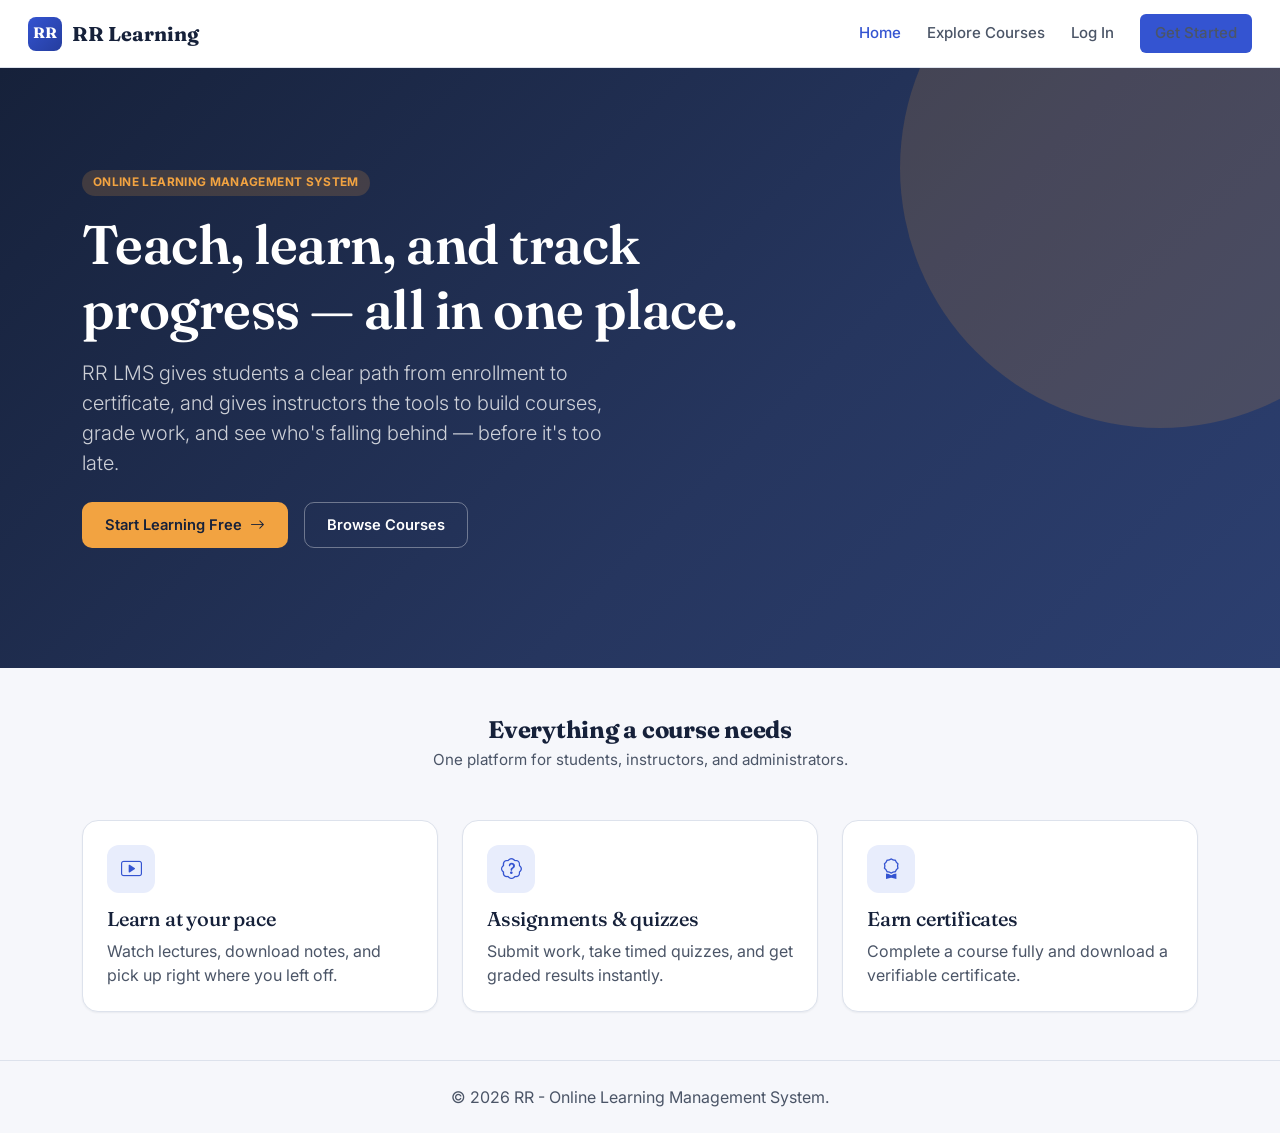
<file: Online-LMS/frontend/index.html>
<!DOCTYPE html>
<html lang="en">
<head>
  <meta charset="UTF-8">
  <meta name="viewport" content="width=device-width, initial-scale=1.0">
  <title>RR LMS — Learn Without Limits</title>
  <link rel="preconnect" href="https://fonts.googleapis.com">
  <link href="https://fonts.googleapis.com/css2?family=Fraunces:wght@500;600;700&family=Inter:wght@400;500;600;700&display=swap" rel="stylesheet">
  <link href="https://cdn.jsdelivr.net/npm/bootstrap@5.3.3/dist/css/bootstrap.min.css" rel="stylesheet">
  <link href="https://cdn.jsdelivr.net/npm/bootstrap-icons@1.11.3/font/bootstrap-icons.css" rel="stylesheet">
  <link rel="stylesheet" href="css/style.css">
  <link rel="stylesheet" href="css/responsive.css">
  <style>
    .hero-landing {
      background: linear-gradient(135deg, var(--ink-900) 0%, #26365f 60%, #2c3f70 100%);
      color: #fff;
      padding: 100px 24px 120px;
      position: relative;
      overflow: hidden;
    }
    .hero-landing::before {
      content: "";
      position: absolute; width: 520px; height: 520px; border-radius: 50%;
      background: rgba(242, 163, 65, 0.16); top: -160px; right: -140px;
    }
    .hero-landing h1 { color: #fff; font-size: clamp(2.2rem, 5vw, 3.4rem); max-width: 720px; position: relative; z-index: 1; }
    .hero-landing p.lead { color: rgba(255,255,255,0.78); max-width: 560px; position: relative; z-index: 1; }
    .feature-icon {
      width: 48px; height: 48px; border-radius: 12px;
      background: var(--brand-light); color: var(--brand);
      display: flex; align-items: center; justify-content: center; font-size: 1.3rem; margin-bottom: 14px;
    }
  </style>
</head>
<body>

  <nav class="navbar-rr">
    <div class="brand-mark"><span class="brand-badge">RR</span> RR Learning</div>
    <div class="nav-links">
      <a href="index.html" class="active">Home</a>
      <a href="courses.html">Explore Courses</a>
      <a href="login.html">Log In</a>
      <a href="register.html" class="btn-rr btn-primary-rr btn-sm-rr">Get Started</a>
    </div>
  </nav>

  <header class="hero-landing text-center text-md-start">
    <div class="container">
      <span class="pill-rr" style="background:rgba(242,163,65,0.18); color:var(--accent);">Online Learning Management System</span>
      <h1 class="mt-3 mb-3">Teach, learn, and track progress — all in one place.</h1>
      <p class="lead mb-4">RR LMS gives students a clear path from enrollment to certificate, and gives instructors the tools to build courses, grade work, and see who's falling behind — before it's too late.</p>
      <div class="d-flex gap-3 flex-wrap position-relative" style="z-index:1;">
        <a href="register.html" class="btn-rr btn-accent-rr">Start Learning Free <i class="bi bi-arrow-right"></i></a>
        <a href="courses.html" class="btn-rr btn-outline-rr" style="color:#fff;border-color:rgba(255,255,255,0.35);">Browse Courses</a>
      </div>
    </div>
  </header>

  <section class="container py-5">
    <div class="text-center mb-5">
      <h2 class="section-title">Everything a course needs</h2>
      <p class="section-sub">One platform for students, instructors, and administrators.</p>
    </div>
    <div class="row g-4">
      <div class="col-md-4">
        <div class="card-rr p-4 h-100">
          <div class="feature-icon"><i class="bi bi-play-btn"></i></div>
          <h3 class="h5">Learn at your pace</h3>
          <p class="text-muted-rr mb-0">Watch lectures, download notes, and pick up right where you left off.</p>
        </div>
      </div>
      <div class="col-md-4">
        <div class="card-rr p-4 h-100">
          <div class="feature-icon"><i class="bi bi-patch-question"></i></div>
          <h3 class="h5">Assignments & quizzes</h3>
          <p class="text-muted-rr mb-0">Submit work, take timed quizzes, and get graded results instantly.</p>
        </div>
      </div>
      <div class="col-md-4">
        <div class="card-rr p-4 h-100">
          <div class="feature-icon"><i class="bi bi-award"></i></div>
          <h3 class="h5">Earn certificates</h3>
          <p class="text-muted-rr mb-0">Complete a course fully and download a verifiable certificate.</p>
        </div>
      </div>
    </div>
  </section>

  <footer class="text-center py-4 text-muted-rr" style="border-top:1px solid var(--line);">
    &copy; 2026 RR - Online Learning Management System.
  </footer>

  <script src="https://cdn.jsdelivr.net/npm/bootstrap@5.3.3/dist/js/bootstrap.bundle.min.js"></script>
  <script src="js/api.js"></script>
  <script src="js/app.js"></script>
</body>
</html>
</file>
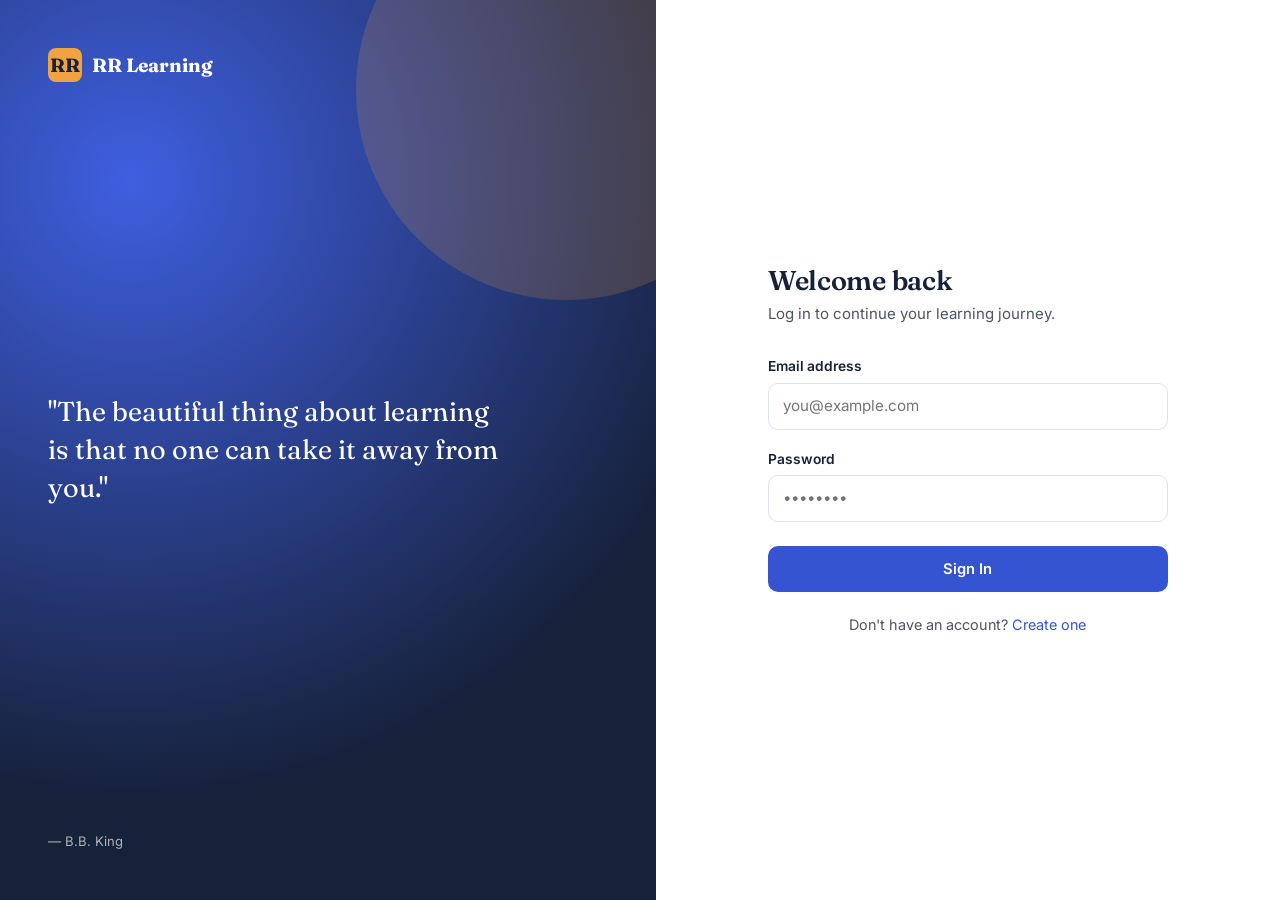
<file: Online-LMS/frontend/assignments.html>
<!DOCTYPE html>
<html lang="en">
<head>
  <meta charset="UTF-8">
  <meta name="viewport" content="width=device-width, initial-scale=1.0">
  <title>Assignments — RR LMS</title>
  <link rel="preconnect" href="https://fonts.googleapis.com">
  <link href="https://fonts.googleapis.com/css2?family=Fraunces:wght@500;600;700&family=Inter:wght@400;500;600;700&display=swap" rel="stylesheet">
  <link href="https://cdn.jsdelivr.net/npm/bootstrap@5.3.3/dist/css/bootstrap.min.css" rel="stylesheet">
  <link href="https://cdn.jsdelivr.net/npm/bootstrap-icons@1.11.3/font/bootstrap-icons.css" rel="stylesheet">
  <link rel="stylesheet" href="css/style.css">
  <link rel="stylesheet" href="css/dashboard.css">
  <link rel="stylesheet" href="css/responsive.css">
</head>
<body>

  <div class="app-shell">
    <aside class="sidebar-rr" id="sidebarMount"></aside>

    <div class="main-content">
      <header class="content-topbar">
        <div class="d-flex align-items-center gap-2">
          <button class="sidebar-toggle-btn" onclick="toggleSidebar()"><i class="bi bi-list"></i></button>
          <span class="page-heading">Assignments</span>
        </div>
        <button class="btn-rr btn-primary-rr btn-sm-rr d-none" id="newAssignmentBtn" data-bs-toggle="modal" data-bs-target="#createAssignmentModal">
          <i class="bi bi-plus-lg"></i> New Assignment
        </button>
      </header>

      <div class="content-body">
        <div class="mb-4" style="max-width:360px;">
          <label class="form-label-rr">Course</label>
          <select id="courseSelector" class="form-control-rr"></select>
        </div>

        <div id="assignmentsList"></div>
      </div>
    </div>
  </div>

  <!-- Create assignment (instructor) -->
  <div class="modal fade" id="createAssignmentModal" tabindex="-1">
    <div class="modal-dialog">
      <div class="modal-content">
        <form id="createAssignmentForm">
          <div class="modal-header">
            <h5 class="modal-title">New Assignment</h5>
            <button type="button" class="btn-close" data-bs-dismiss="modal"></button>
          </div>
          <div class="modal-body">
            <div class="form-group mb-3">
              <label class="form-label-rr">Title</label>
              <input type="text" name="title" class="form-control-rr" required>
            </div>
            <div class="form-group mb-3">
              <label class="form-label-rr">Description</label>
              <textarea name="description" class="form-control-rr" rows="3"></textarea>
            </div>
            <div class="form-group mb-3">
              <label class="form-label-rr">Deadline</label>
              <input type="datetime-local" name="deadline" class="form-control-rr" required>
            </div>
            <div class="form-group">
              <label class="form-label-rr">Max Marks</label>
              <input type="number" name="max_marks" class="form-control-rr" value="100">
            </div>
          </div>
          <div class="modal-footer">
            <button type="submit" class="btn-rr btn-primary-rr">Create Assignment</button>
          </div>
        </form>
      </div>
    </div>
  </div>

  <!-- Submit assignment (student) -->
  <div class="modal fade" id="submitAssignmentModal" tabindex="-1">
    <div class="modal-dialog">
      <div class="modal-content">
        <form onsubmit="handleSubmitAssignment(event)">
          <div class="modal-header">
            <h5 class="modal-title">Submit Assignment</h5>
            <button type="button" class="btn-close" data-bs-dismiss="modal"></button>
          </div>
          <div class="modal-body">
            <label class="form-label-rr">Upload File</label>
            <input type="file" name="file" class="form-control-rr" required>
          </div>
          <div class="modal-footer">
            <button type="submit" class="btn-rr btn-primary-rr">Submit</button>
          </div>
        </form>
      </div>
    </div>
  </div>

  <!-- Submissions / grading (instructor) -->
  <div class="modal fade" id="submissionsModal" tabindex="-1">
    <div class="modal-dialog modal-lg">
      <div class="modal-content">
        <div class="modal-header">
          <h5 class="modal-title" id="submissionsModalTitle">Submissions</h5>
          <button type="button" class="btn-close" data-bs-dismiss="modal"></button>
        </div>
        <div class="modal-body" id="submissionsModalBody"></div>
      </div>
    </div>
  </div>

  <script src="https://cdn.jsdelivr.net/npm/bootstrap@5.3.3/dist/js/bootstrap.bundle.min.js"></script>
  <script src="js/api.js"></script>
  <script src="js/app.js"></script>
  <script src="js/assignments.js"></script>
  <script>
    document.addEventListener("DOMContentLoaded", () => {
      renderSidebar("assignments.html");
      const user = getCurrentUser();
      if (user && user.role !== "student") document.getElementById("newAssignmentBtn").classList.remove("d-none");
      initAssignmentsPage();
    });
  </script>
</body>
</html>
</file>
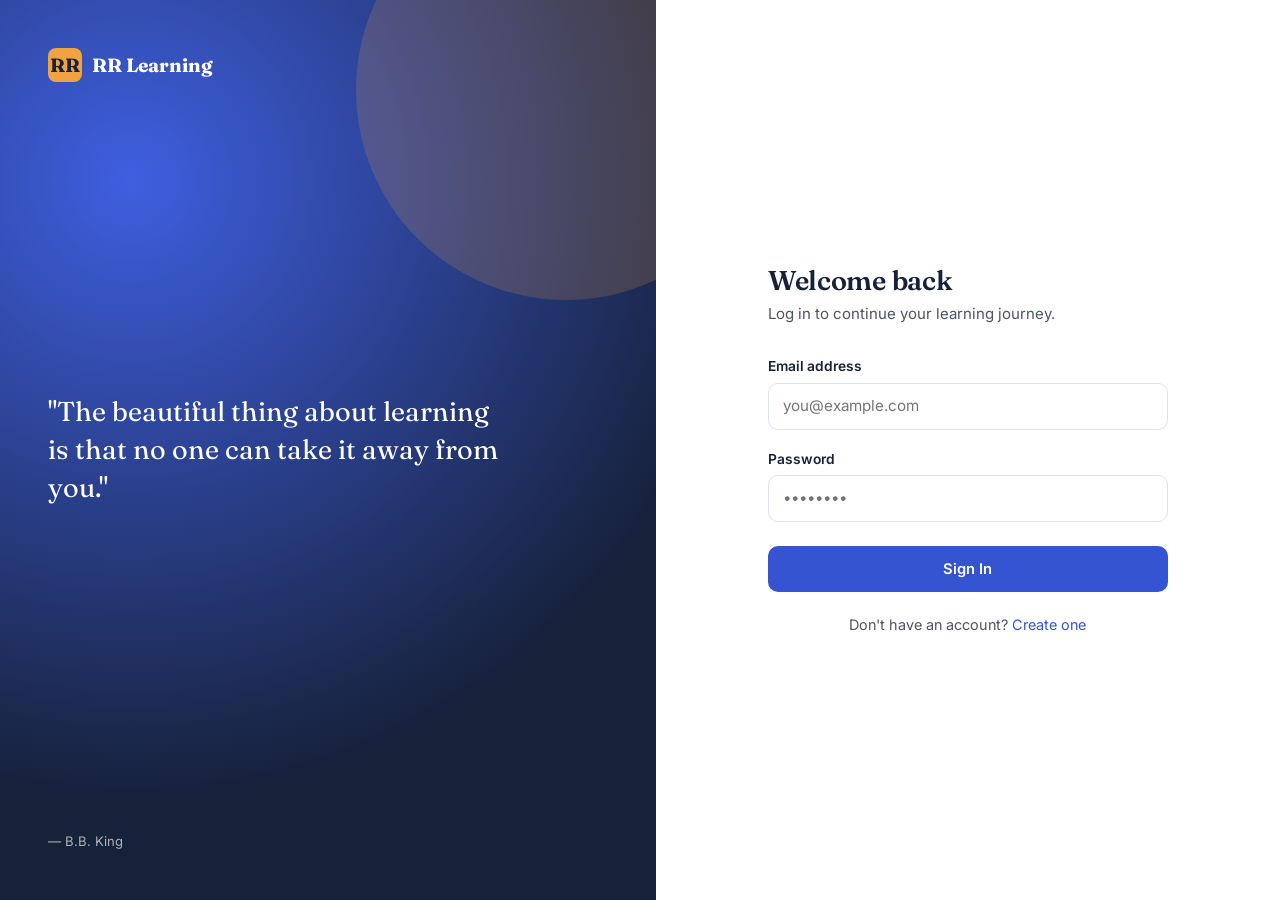
<file: Online-LMS/frontend/certificate.html>
<!DOCTYPE html>
<html lang="en">
<head>
  <meta charset="UTF-8">
  <meta name="viewport" content="width=device-width, initial-scale=1.0">
  <title>Certificates — RR LMS</title>
  <link rel="preconnect" href="https://fonts.googleapis.com">
  <link href="https://fonts.googleapis.com/css2?family=Fraunces:wght@500;600;700&family=Inter:wght@400;500;600;700&display=swap" rel="stylesheet">
  <link href="https://cdn.jsdelivr.net/npm/bootstrap@5.3.3/dist/css/bootstrap.min.css" rel="stylesheet">
  <link href="https://cdn.jsdelivr.net/npm/bootstrap-icons@1.11.3/font/bootstrap-icons.css" rel="stylesheet">
  <link rel="stylesheet" href="css/style.css">
  <link rel="stylesheet" href="css/dashboard.css">
  <link rel="stylesheet" href="css/responsive.css">
  <style>
    .certificate-frame {
      background: var(--paper-0);
      border: 2px solid var(--accent);
      border-radius: var(--radius-lg);
      padding: 56px 40px;
      text-align: center;
      position: relative;
      max-width: 720px;
      margin: 0 auto;
    }
    .certificate-frame::before {
      content: "";
      position: absolute; inset: 12px;
      border: 1px solid var(--line);
      border-radius: 10px;
      pointer-events: none;
    }
    .certificate-frame .cert-seal {
      width: 64px; height: 64px; border-radius: 50%;
      background: linear-gradient(135deg, var(--accent), var(--accent-dark));
      color: #fff; display: flex; align-items: center; justify-content: center;
      font-size: 1.6rem; margin: 0 auto 18px;
    }
    .certificate-frame .cert-name { font-family: var(--font-display); font-size: 2rem; margin: 14px 0; color: var(--ink-900); }
    .certificate-frame .cert-course { font-family: var(--font-display); font-size: 1.3rem; color: var(--brand); margin-bottom: 18px; }
    .certificate-frame .cert-meta { font-size: 0.82rem; color: var(--ink-600); margin-top: 24px; }
  </style>
</head>
<body>

  <div class="app-shell">
    <aside class="sidebar-rr" id="sidebarMount"></aside>

    <div class="main-content">
      <header class="content-topbar">
        <div class="d-flex align-items-center gap-2">
          <button class="sidebar-toggle-btn" onclick="toggleSidebar()"><i class="bi bi-list"></i></button>
          <span class="page-heading">Certificates</span>
        </div>
      </header>

      <div class="content-body">
        <div class="mb-4" style="max-width:360px;">
          <label class="form-label-rr">Select a completed course</label>
          <select id="courseSelector" class="form-control-rr" onchange="loadCertificateFor(this.value)"></select>
        </div>

        <div id="certificateArea">
          <div class="empty-state">
            <div class="empty-icon"><i class="bi bi-award"></i></div>
            <p>Select a course above to view or generate your certificate.</p>
          </div>
        </div>
      </div>
    </div>
  </div>

  <script src="https://cdn.jsdelivr.net/npm/bootstrap@5.3.3/dist/js/bootstrap.bundle.min.js"></script>
  <script src="js/api.js"></script>
  <script src="js/app.js"></script>
  <script>
    document.addEventListener("DOMContentLoaded", async () => {
      const user = requireAuth(["student"]);
      if (!user) return;
      renderSidebar("certificate.html");

      try {
        const res = await api.enrollment.myCourses();
        const selector = document.getElementById("courseSelector");
        selector.innerHTML =
          `<option value="">Choose a course...</option>` +
          res.data.map((c) => `<option value="${c.id}">${escapeHtml(c.title)}</option>`).join("");
      } catch (err) {
        showToast(err.message || "Could not load your courses", "error");
      }
    });

    async function loadCertificateFor(courseId) {
      const area = document.getElementById("certificateArea");
      if (!courseId) return;
      const user = getCurrentUser();

      area.innerHTML = `<div class="empty-state">Checking your progress...</div>`;

      try {
        const progressRes = await api.progress.get(courseId);
        const { percentage } = progressRes.data;

        if (percentage < 100) {
          area.innerHTML = `
            <div class="empty-state">
              <div class="empty-icon"><i class="bi bi-hourglass-split"></i></div>
              <p>You're ${percentage}% through this course. Complete all lessons to unlock your certificate.</p>
            </div>`;
          return;
        }

        let cert;
        try {
          const res = await api.certificate.get(courseId);
          cert = res.data;
        } catch (_) {
          const genRes = await api.certificate.generate(courseId);
          cert = genRes.data;
        }

        renderCertificate(cert, user);
      } catch (err) {
        area.innerHTML = `<div class="empty-state">${escapeHtml(err.message)}</div>`;
      }
    }

    function renderCertificate(cert, user) {
      const area = document.getElementById("certificateArea");
      area.innerHTML = `
        <div class="certificate-frame">
          <div class="cert-seal"><i class="bi bi-award-fill"></i></div>
          <div class="text-muted-rr" style="letter-spacing:0.08em; text-transform:uppercase; font-size:0.8rem;">Certificate of Completion</div>
          <div class="cert-name">${escapeHtml(cert.student_name || user.name)}</div>
          <p class="text-muted-rr mb-0">has successfully completed the course</p>
          <div class="cert-course">${escapeHtml(cert.course_title || "")}</div>
          <div class="cert-meta">
            Certificate No. ${escapeHtml(cert.certificate_no)} &nbsp;·&nbsp; Issued ${formatDate(cert.date)}
          </div>
        </div>
        <div class="text-center mt-4">
          <button class="btn-rr btn-primary-rr" onclick="window.print()"><i class="bi bi-download"></i> Download / Print</button>
        </div>`;
    }
  </script>
</body>
</html>
</file>
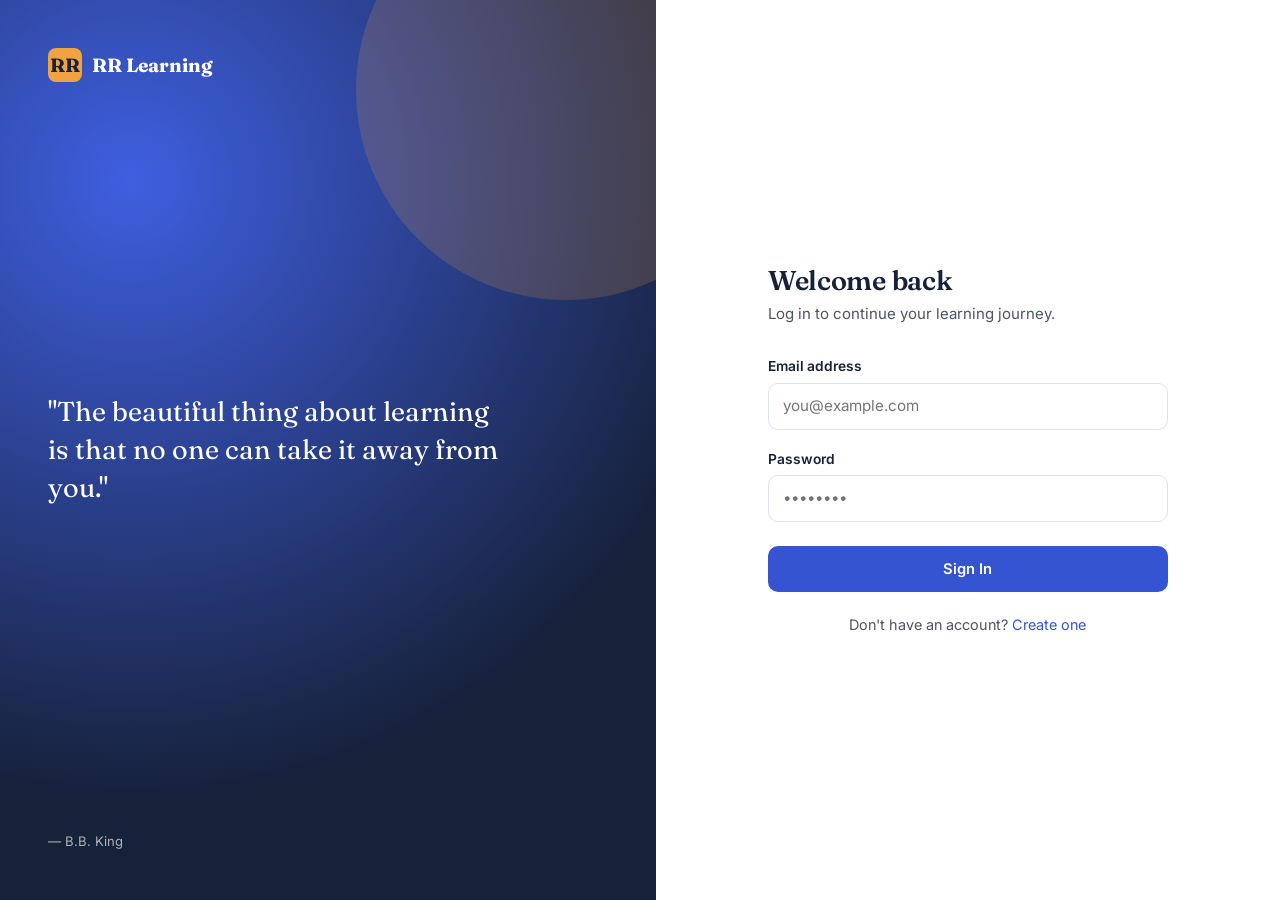
<file: Online-LMS/frontend/course-details.html>
<!DOCTYPE html>
<html lang="en">
<head>
  <meta charset="UTF-8">
  <meta name="viewport" content="width=device-width, initial-scale=1.0">
  <title>Course Details — RR LMS</title>
  <link rel="preconnect" href="https://fonts.googleapis.com">
  <link href="https://fonts.googleapis.com/css2?family=Fraunces:wght@500;600;700&family=Inter:wght@400;500;600;700&display=swap" rel="stylesheet">
  <link href="https://cdn.jsdelivr.net/npm/bootstrap@5.3.3/dist/css/bootstrap.min.css" rel="stylesheet">
  <link href="https://cdn.jsdelivr.net/npm/bootstrap-icons@1.11.3/font/bootstrap-icons.css" rel="stylesheet">
  <link rel="stylesheet" href="css/style.css">
  <link rel="stylesheet" href="css/dashboard.css">
  <link rel="stylesheet" href="css/courses.css">
  <link rel="stylesheet" href="css/responsive.css">
</head>
<body>

  <div class="app-shell">
    <aside class="sidebar-rr" id="sidebarMount"></aside>

    <div class="main-content">
      <header class="content-topbar">
        <div class="d-flex align-items-center gap-2">
          <button class="sidebar-toggle-btn" onclick="toggleSidebar()"><i class="bi bi-list"></i></button>
          <span class="page-heading">Course Details</span>
        </div>
        <a href="courses.html" class="btn-rr btn-outline-rr btn-sm-rr"><i class="bi bi-arrow-left"></i> Back to Courses</a>
      </header>

      <div class="content-body" id="courseDetailContainer">
        <div class="course-hero">
          <div class="course-hero-category" id="courseHeroCategory">Category</div>
          <h1 id="courseHeroTitle">Loading course...</h1>
          <p id="courseHeroDesc"></p>
          <div class="instructor-chip">
            <span class="avatar-sm" id="instructorInitials"></span>
            <span id="instructorName" style="color:#fff;"></span>
          </div>
          <div class="mt-3" id="courseActionArea"></div>
        </div>

        <div class="d-flex justify-content-between align-items-center mb-3">
          <h2 class="h5 mb-0">Course Curriculum</h2>
          <button type="button" class="btn-rr btn-primary-rr btn-sm-rr d-none" id="addLessonBtn" data-bs-toggle="modal" data-bs-target="#addLessonModal">
            <i class="bi bi-plus-lg"></i> Add Module / Lesson
          </button>
        </div>
        <div class="curriculum-list" id="curriculumList"></div>
      </div>
    </div>
  </div>

  <!-- Add Lesson / Module (instructor) -->
  <div class="modal fade" id="addLessonModal" tabindex="-1">
    <div class="modal-dialog">
      <div class="modal-content">
        <form id="addLessonForm" onsubmit="handleAddLesson(event)" enctype="multipart/form-data">
          <div class="modal-header">
            <h5 class="modal-title">Add Module / Lesson</h5>
            <button type="button" class="btn-close" data-bs-dismiss="modal"></button>
          </div>
          <div class="modal-body">
            <div class="form-group mb-3">
              <label class="form-label-rr">Lesson / Module Title</label>
              <input type="text" name="title" class="form-control-rr" placeholder="e.g. Module 6: Testing & QA" required>
            </div>
            <div class="form-group mb-3">
              <label class="form-label-rr">Type</label>
              <select name="type" id="lessonTypeSelect" class="form-control-rr" onchange="toggleLessonFileHint()">
                <option value="video">Video — Upload File</option>
                <option value="youtube">Video — YouTube Link</option>
                <option value="pdf">PDF / Notes</option>
                <option value="link">External Link (no file)</option>
              </select>
            </div>
            <div class="form-group mb-3" id="lessonFileGroup">
              <label class="form-label-rr">Upload File</label>
              <input type="file" name="file" id="lessonFileInput" class="form-control-rr">
              <small class="text-muted-rr" id="lessonFileHint">Accepted: mp4, mov, avi, mkv, webm</small>
            </div>
            <div class="form-group mb-3 d-none" id="lessonUrlGroup">
              <label class="form-label-rr" id="lessonUrlLabel">YouTube URL</label>
              <input type="url" name="video_url" id="lessonUrlInput" class="form-control-rr" placeholder="https://www.youtube.com/watch?v=...">
            </div>
            <div class="row g-2">
              <div class="col-6">
                <label class="form-label-rr">Duration (minutes)</label>
                <input type="number" name="duration_min" class="form-control-rr" min="0" value="0">
              </div>
              <div class="col-6">
                <label class="form-label-rr">Position / Order</label>
                <input type="number" name="position" class="form-control-rr" min="0" value="0">
              </div>
            </div>
          </div>
          <div class="modal-footer">
            <button type="submit" class="btn-rr btn-primary-rr">Add to Curriculum</button>
          </div>
        </form>
      </div>
    </div>
  </div>

  <script src="https://cdn.jsdelivr.net/npm/bootstrap@5.3.3/dist/js/bootstrap.bundle.min.js"></script>
  <script src="js/api.js"></script>
  <script src="js/app.js"></script>
  <script src="js/courses.js"></script>
  <script>
    let viewedCourseId = null;

    document.addEventListener("DOMContentLoaded", () => {
      toggleLessonFileHint();
      const user = requireAuth([]);
      if (!user) return;
      renderSidebar("courses.html");

      viewedCourseId = new URLSearchParams(location.search).get("id");
      loadCourseDetails().then(() => {
        // Show the "Add Lesson" button only for the owning instructor or an admin
        const isOwner = currentCourseDetail && currentCourseDetail.instructor_id === user.id;
        if (user.role === "admin" || (user.role === "instructor" && isOwner)) {
          document.getElementById("addLessonBtn").classList.remove("d-none");
        }
      });
    });

    function toggleLessonFileHint() {
      const type = document.getElementById("lessonTypeSelect").value;
      const fileGroup = document.getElementById("lessonFileGroup");
      const fileHint = document.getElementById("lessonFileHint");
      const fileInput = document.getElementById("lessonFileInput");
      const urlGroup = document.getElementById("lessonUrlGroup");
      const urlLabel = document.getElementById("lessonUrlLabel");
      const urlInput = document.getElementById("lessonUrlInput");

      if (type === "youtube" || type === "link") {
        fileGroup.classList.add("d-none");
        fileInput.required = false;
        fileInput.value = "";

        urlGroup.classList.remove("d-none");
        urlLabel.textContent = type === "youtube" ? "YouTube URL" : "Link URL";
        urlInput.placeholder = type === "youtube"
          ? "https://www.youtube.com/watch?v=..."
          : "https://example.com/resource";
        urlInput.required = true;
      } else {
        urlGroup.classList.add("d-none");
        urlInput.required = false;
        urlInput.value = "";

        fileGroup.classList.remove("d-none");
        fileHint.textContent = type === "video"
          ? "Accepted: mp4, mov, avi, mkv, webm"
          : "Accepted: pdf, doc, docx, ppt, pptx, txt, zip";
      }
    }
  </script>
</body>
</html>
</file>
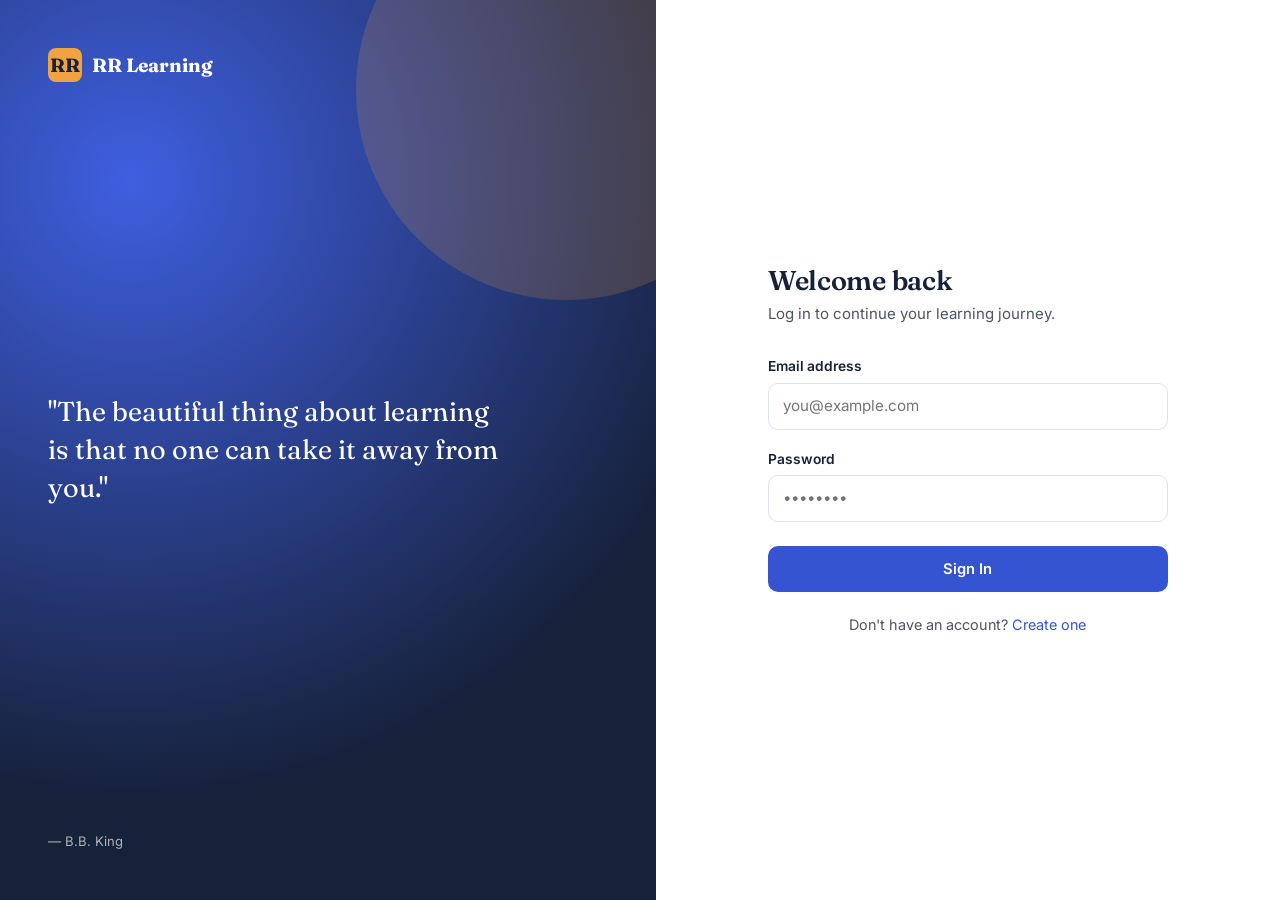
<file: Online-LMS/frontend/courses.html>
<!DOCTYPE html>
<html lang="en">
<head>
  <meta charset="UTF-8">
  <meta name="viewport" content="width=device-width, initial-scale=1.0">
  <title>Courses — RR LMS</title>
  <link rel="preconnect" href="https://fonts.googleapis.com">
  <link href="https://fonts.googleapis.com/css2?family=Fraunces:wght@500;600;700&family=Inter:wght@400;500;600;700&display=swap" rel="stylesheet">
  <link href="https://cdn.jsdelivr.net/npm/bootstrap@5.3.3/dist/css/bootstrap.min.css" rel="stylesheet">
  <link href="https://cdn.jsdelivr.net/npm/bootstrap-icons@1.11.3/font/bootstrap-icons.css" rel="stylesheet">
  <link rel="stylesheet" href="css/style.css">
  <link rel="stylesheet" href="css/dashboard.css">
  <link rel="stylesheet" href="css/courses.css">
  <link rel="stylesheet" href="css/responsive.css">
</head>
<body>

  <div class="app-shell">
    <aside class="sidebar-rr" id="sidebarMount"></aside>

    <div class="main-content">
      <header class="content-topbar">
        <div class="d-flex align-items-center gap-2">
          <button class="sidebar-toggle-btn" onclick="toggleSidebar()"><i class="bi bi-list"></i></button>
          <span class="page-heading" id="pageHeadingText">Browse Courses</span>
        </div>
        <button class="btn-rr btn-primary-rr btn-sm-rr d-none" id="newCourseBtn" data-bs-toggle="modal" data-bs-target="#createCourseModal">
          <i class="bi bi-plus-lg"></i> New Course
        </button>
      </header>

      <div class="content-body">
        <div class="catalog-toolbar" id="studentToolbar">
          <div class="search-box">
            <i class="bi bi-search"></i>
            <input type="text" id="searchInput" class="form-control-rr" placeholder="Search courses by title or topic..." onkeyup="if(event.key==='Enter') searchCourses()">
          </div>
          <button class="btn-rr btn-outline-rr" onclick="searchCourses()">Search</button>
        </div>

        <div class="catalog-grid" id="catalogGrid"></div>
      </div>
    </div>
  </div>

  <!-- Create Course Modal (instructor) -->
  <div class="modal fade" id="createCourseModal" tabindex="-1">
    <div class="modal-dialog">
      <div class="modal-content">
        <form onsubmit="handleCreateCourse(event)" enctype="multipart/form-data">
          <div class="modal-header">
            <h5 class="modal-title">Create a New Course</h5>
            <button type="button" class="btn-close" data-bs-dismiss="modal"></button>
          </div>
          <div class="modal-body">
            <div class="form-group mb-3">
              <label class="form-label-rr">Title</label>
              <input type="text" name="title" class="form-control-rr" required>
            </div>
            <div class="form-group mb-3">
              <label class="form-label-rr">Description</label>
              <textarea name="description" class="form-control-rr" rows="3" required></textarea>
            </div>
            <div class="form-group mb-3">
              <label class="form-label-rr">Category</label>
              <input type="text" name="category" class="form-control-rr" placeholder="e.g. Web Development">
            </div>
            <div class="form-group mb-3">
              <label class="form-label-rr">Price ($)</label>
              <input type="number" name="price" min="0" step="0.01" class="form-control-rr" value="0">
            </div>
            <div class="form-group">
              <label class="form-label-rr">Thumbnail Image</label>
              <input type="file" name="thumbnail" accept="image/*" class="form-control-rr">
            </div>
          </div>
          <div class="modal-footer">
            <button type="submit" class="btn-rr btn-primary-rr">Create Course</button>
          </div>
        </form>
      </div>
    </div>
  </div>

  <script src="https://cdn.jsdelivr.net/npm/bootstrap@5.3.3/dist/js/bootstrap.bundle.min.js"></script>
  <script src="js/api.js"></script>
  <script src="js/app.js"></script>
  <script src="js/courses.js"></script>
  <script>
    document.addEventListener("DOMContentLoaded", () => {
      const user = requireAuth([]);
      if (!user) return;
      renderSidebar("courses.html");

      if (user.role === "instructor") {
        document.getElementById("pageHeadingText").textContent = "My Courses";
        document.getElementById("newCourseBtn").classList.remove("d-none");
        document.getElementById("studentToolbar").classList.add("d-none");
      }
      loadCourseCatalog();
    });
  </script>
</body>
</html>
</file>
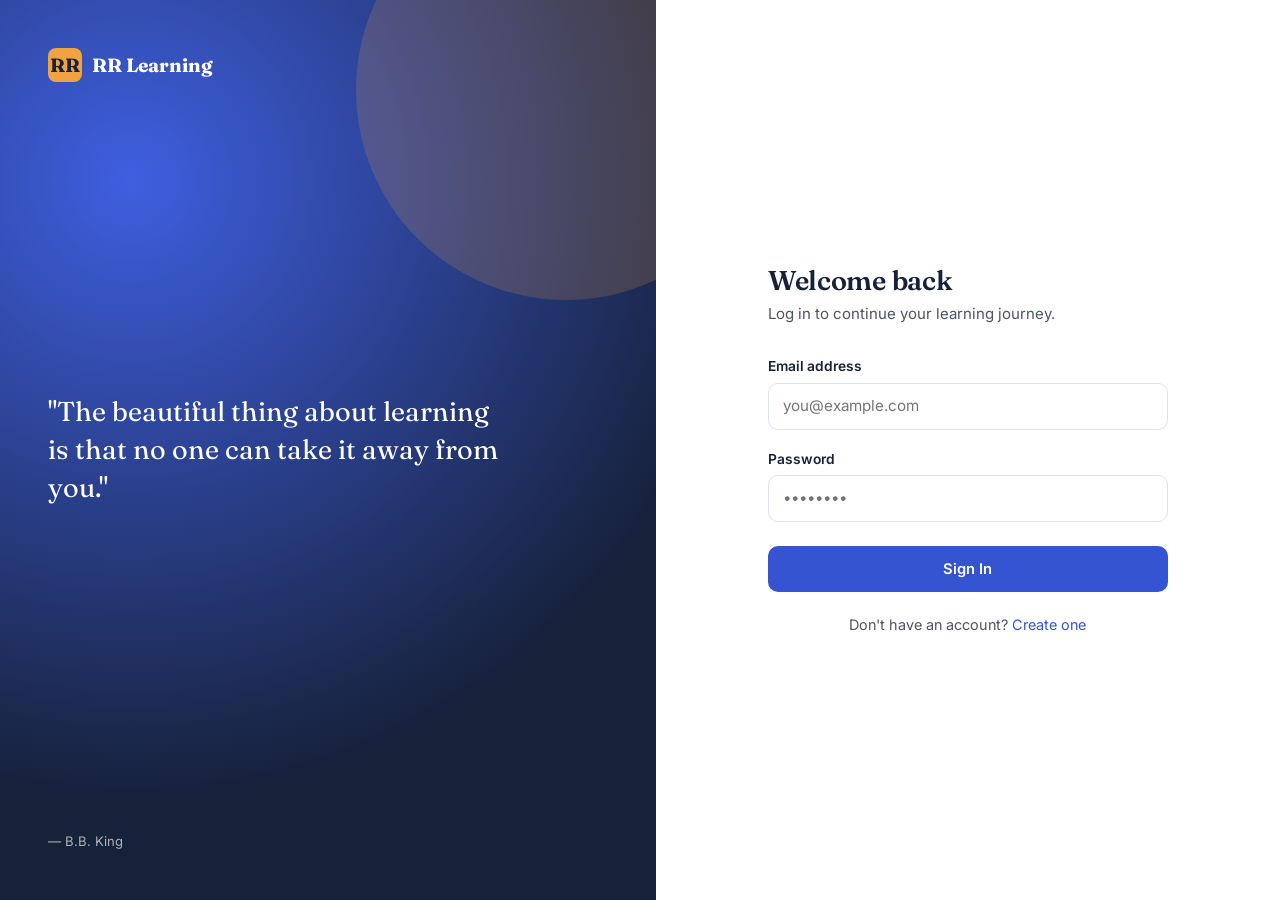
<file: Online-LMS/frontend/dashboard.html>
<!DOCTYPE html>
<html lang="en">
<head>
  <meta charset="UTF-8">
  <meta name="viewport" content="width=device-width, initial-scale=1.0">
  <title>Dashboard — RR LMS</title>
  <link rel="preconnect" href="https://fonts.googleapis.com">
  <link href="https://fonts.googleapis.com/css2?family=Fraunces:wght@500;600;700&family=Inter:wght@400;500;600;700&display=swap" rel="stylesheet">
  <link href="https://cdn.jsdelivr.net/npm/bootstrap@5.3.3/dist/css/bootstrap.min.css" rel="stylesheet">
  <link href="https://cdn.jsdelivr.net/npm/bootstrap-icons@1.11.3/font/bootstrap-icons.css" rel="stylesheet">
  <link rel="stylesheet" href="css/style.css">
  <link rel="stylesheet" href="css/dashboard.css">
  <link rel="stylesheet" href="css/responsive.css">
</head>
<body>

  <div class="app-shell">
    <aside class="sidebar-rr" id="sidebarMount"></aside>

    <div class="main-content">
      <header class="content-topbar">
        <div class="d-flex align-items-center gap-2">
          <button class="sidebar-toggle-btn" onclick="toggleSidebar()"><i class="bi bi-list"></i></button>
          <span class="page-heading">Dashboard</span>
        </div>
        <div class="d-flex align-items-center gap-2">
          <span class="text-muted-rr" style="font-size:0.88rem;">Welcome back, <strong data-user-name></strong></span>
        </div>
      </header>

      <div class="content-body">
        <div class="section-title" id="greetingTitle">Here's your overview</div>
        <p class="section-sub" id="greetingSub">A quick snapshot of your learning activity.</p>

        <div class="row g-3 mb-4" id="statsRow"></div>

        <div id="dashboardMainArea"></div>
      </div>
    </div>
  </div>

  <script src="https://cdn.jsdelivr.net/npm/bootstrap@5.3.3/dist/js/bootstrap.bundle.min.js"></script>
  <script src="js/api.js"></script>
  <script src="js/app.js"></script>
  <script src="js/courses.js"></script>
  <script>
    async function initDashboard() {
      const user = requireAuth([]);
      if (!user) return;
      renderSidebar("dashboard.html");

      if (user.role === "student") await loadStudentDashboard();
      else if (user.role === "instructor") await loadInstructorDashboard();
      else await loadAdminDashboard();
    }

    function statCard(icon, value, label) {
      return `
        <div class="col-6 col-md-3">
          <div class="stat-card">
            <div class="stat-icon"><i class="bi ${icon}"></i></div>
            <div>
              <div class="stat-value">${value}</div>
              <div class="stat-label">${label}</div>
            </div>
          </div>
        </div>`;
    }

    async function loadStudentDashboard() {
      document.getElementById("greetingTitle").textContent = "Keep the momentum going";
      const statsRow = document.getElementById("statsRow");
      const mainArea = document.getElementById("dashboardMainArea");

      try {
        const [coursesRes, resultsRes] = await Promise.all([
          api.enrollment.myCourses(),
          api.quiz.results().catch(() => ({ data: [] })),
        ]);
        const courses = coursesRes.data;
        const results = resultsRes.data;
        const avgScore = results.length
          ? Math.round((results.reduce((s, r) => s + (r.score / (r.total || 1)), 0) / results.length) * 100)
          : 0;

        statsRow.innerHTML =
          statCard("bi-collection-play-fill", courses.length, "Enrolled Courses") +
          statCard("bi-patch-question-fill", results.length, "Quizzes Taken") +
          statCard("bi-graph-up-arrow", avgScore + "%", "Average Score") +
          statCard("bi-award-fill", "—", "Certificates");

        mainArea.innerHTML = `
          <div class="d-flex justify-content-between align-items-center mb-3">
            <h2 class="h5 mb-0">Continue Learning</h2>
            <a href="courses.html" class="btn-rr btn-outline-rr btn-sm-rr">Browse More</a>
          </div>
          <div class="catalog-grid" id="myCoursesGrid"></div>`;

        renderCourseGrid(courses.slice(0, 6), document.getElementById("myCoursesGrid"), user_placeholder());
      } catch (err) {
        mainArea.innerHTML = `<div class="empty-state">${escapeHtml(err.message)}</div>`;
      }
    }
    function user_placeholder() { return getCurrentUser(); }

    async function loadInstructorDashboard() {
      document.getElementById("greetingTitle").textContent = "Your teaching overview";
      const statsRow = document.getElementById("statsRow");
      const mainArea = document.getElementById("dashboardMainArea");

      try {
        const res = await api.courses.myCourses();
        const courses = res.data;
        const totalStudents = courses.reduce((s, c) => s + (c.enrolled_count || 0), 0);

        statsRow.innerHTML =
          statCard("bi-collection-play-fill", courses.length, "My Courses") +
          statCard("bi-people-fill", totalStudents, "Total Students") +
          statCard("bi-journal-check", "—", "Assignments") +
          statCard("bi-patch-question-fill", "—", "Quizzes");

        mainArea.innerHTML = `
          <div class="d-flex justify-content-between align-items-center mb-3">
            <h2 class="h5 mb-0">My Courses</h2>
            <a href="courses.html" class="btn-rr btn-primary-rr btn-sm-rr"><i class="bi bi-plus-lg"></i> New Course</a>
          </div>
          <div class="catalog-grid" id="myCoursesGrid"></div>`;
        renderCourseGrid(courses, document.getElementById("myCoursesGrid"), getCurrentUser());
      } catch (err) {
        mainArea.innerHTML = `<div class="empty-state">${escapeHtml(err.message)}</div>`;
      }
    }

    async function loadAdminDashboard() {
      document.getElementById("greetingTitle").textContent = "System overview";
      const statsRow = document.getElementById("statsRow");
      const mainArea = document.getElementById("dashboardMainArea");

      try {
        const [usersRes, coursesRes] = await Promise.all([
          api.users.all(),
          api.courses.all(),
        ]);
        const users = usersRes.data;
        const students = users.filter((u) => u.role === "student").length;
        const instructors = users.filter((u) => u.role === "instructor").length;

        statsRow.innerHTML =
          statCard("bi-people-fill", users.length, "Total Users") +
          statCard("bi-mortarboard-fill", students, "Students") +
          statCard("bi-easel-fill", instructors, "Instructors") +
          statCard("bi-collection-play-fill", coursesRes.data.length, "Courses");

        mainArea.innerHTML = `
          <h2 class="h5 mb-3">Recent Users</h2>
          <div class="card-rr p-0">
            <table class="table mb-0">
              <thead><tr><th class="ps-3">Name</th><th>Email</th><th>Role</th><th>Status</th><th class="pe-3">Action</th></tr></thead>
              <tbody id="usersTableBody"></tbody>
            </table>
          </div>`;

        document.getElementById("usersTableBody").innerHTML = users
          .slice(0, 12)
          .map(
            (u) => `
          <tr>
            <td class="ps-3">${escapeHtml(u.name)}</td>
            <td>${escapeHtml(u.email)}</td>
            <td><span class="pill-rr pill-brand">${u.role}</span></td>
            <td><span class="pill-rr ${u.is_active ? "pill-success" : "pill-danger"}">${u.is_active ? "Active" : "Disabled"}</span></td>
            <td class="pe-3">
              <button class="btn-rr btn-outline-rr btn-sm-rr" onclick="toggleUser(${u.id}, ${u.is_active ? 0 : 1})">
                ${u.is_active ? "Disable" : "Enable"}
              </button>
            </td>
          </tr>`
          )
          .join("");
      } catch (err) {
        mainArea.innerHTML = `<div class="empty-state">${escapeHtml(err.message)}</div>`;
      }
    }

    async function toggleUser(id, newStatus) {
      try {
        await api.users.setStatus(id, !!newStatus);
        showToast("User status updated", "success");
        loadAdminDashboard();
      } catch (err) {
        showToast(err.message || "Could not update user", "error");
      }
    }

    document.addEventListener("DOMContentLoaded", initDashboard);
  </script>
</body>
</html>
</file>
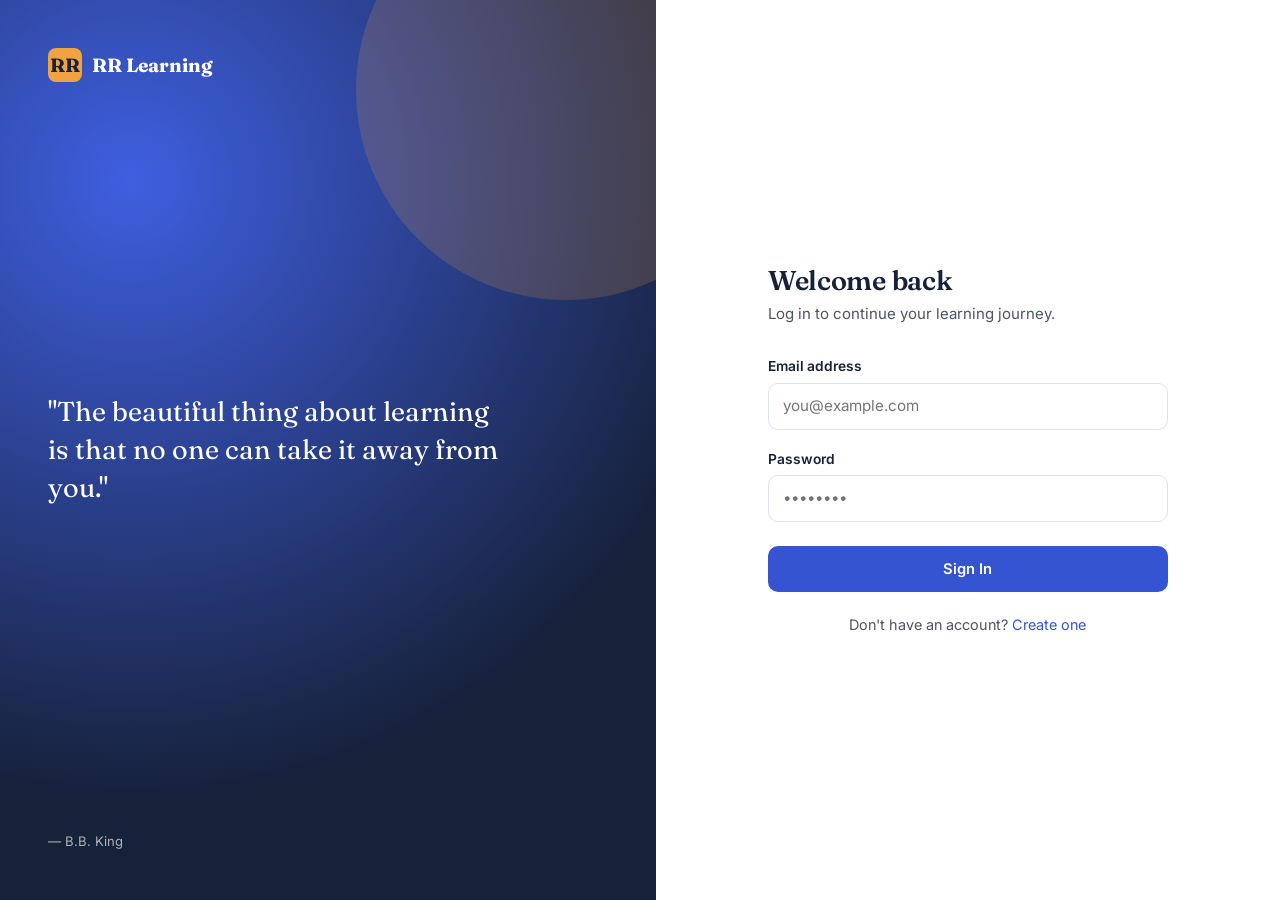
<file: Online-LMS/frontend/learning.html>
<!DOCTYPE html>
<html lang="en">
<head>
  <meta charset="UTF-8">
  <meta name="viewport" content="width=device-width, initial-scale=1.0">
  <title>Learning — RR LMS</title>
  <link rel="preconnect" href="https://fonts.googleapis.com">
  <link href="https://fonts.googleapis.com/css2?family=Fraunces:wght@500;600;700&family=Inter:wght@400;500;600;700&display=swap" rel="stylesheet">
  <link href="https://cdn.jsdelivr.net/npm/bootstrap@5.3.3/dist/css/bootstrap.min.css" rel="stylesheet">
  <link href="https://cdn.jsdelivr.net/npm/bootstrap-icons@1.11.3/font/bootstrap-icons.css" rel="stylesheet">
  <link rel="stylesheet" href="css/style.css">
  <link rel="stylesheet" href="css/dashboard.css">
  <link rel="stylesheet" href="css/courses.css">
  <link rel="stylesheet" href="css/responsive.css">
</head>
<body>

  <div class="app-shell">
    <aside class="sidebar-rr" id="sidebarMount"></aside>

    <div class="main-content">
      <header class="content-topbar">
        <div class="d-flex align-items-center gap-2">
          <button class="sidebar-toggle-btn" onclick="toggleSidebar()"><i class="bi bi-list"></i></button>
          <span class="page-heading" id="learningCourseTitle">Course</span>
        </div>
        <div class="d-flex align-items-center gap-2" style="width:180px;">
          <div class="progress-rr flex-grow-1"><div class="progress-fill" id="courseProgressFill" style="width:0%"></div></div>
          <small class="text-muted-rr" id="courseProgressLabel">0%</small>
        </div>
      </header>

      <div class="content-body">
        <div class="learning-shell">
          <div>
            <div class="video-frame mb-3" id="videoFrame"><i class="bi bi-film"></i></div>
            <div class="d-flex justify-content-between align-items-center">
              <h2 class="h5 mb-0" id="nowPlayingTitle">Select a lesson</h2>
              <button class="btn-rr btn-accent-rr btn-sm-rr" onclick="markCurrentLessonComplete()">
                <i class="bi bi-check-lg"></i> Mark Complete
              </button>
            </div>
          </div>

          <div class="card-rr p-3">
            <h3 class="h6 mb-3">Course Content</h3>
            <div class="lesson-playlist" id="lessonPlaylist"></div>
          </div>
        </div>
      </div>
    </div>
  </div>

  <script src="https://cdn.jsdelivr.net/npm/bootstrap@5.3.3/dist/js/bootstrap.bundle.min.js"></script>
  <script src="js/api.js"></script>
  <script src="js/app.js"></script>
  <script src="js/courses.js"></script>
  <script>
    document.addEventListener("DOMContentLoaded", () => {
      const user = requireAuth(["student"]);
      if (!user) return;
      renderSidebar("courses.html");
      loadLearningPlayer();
    });
  </script>
</body>
</html>
</file>
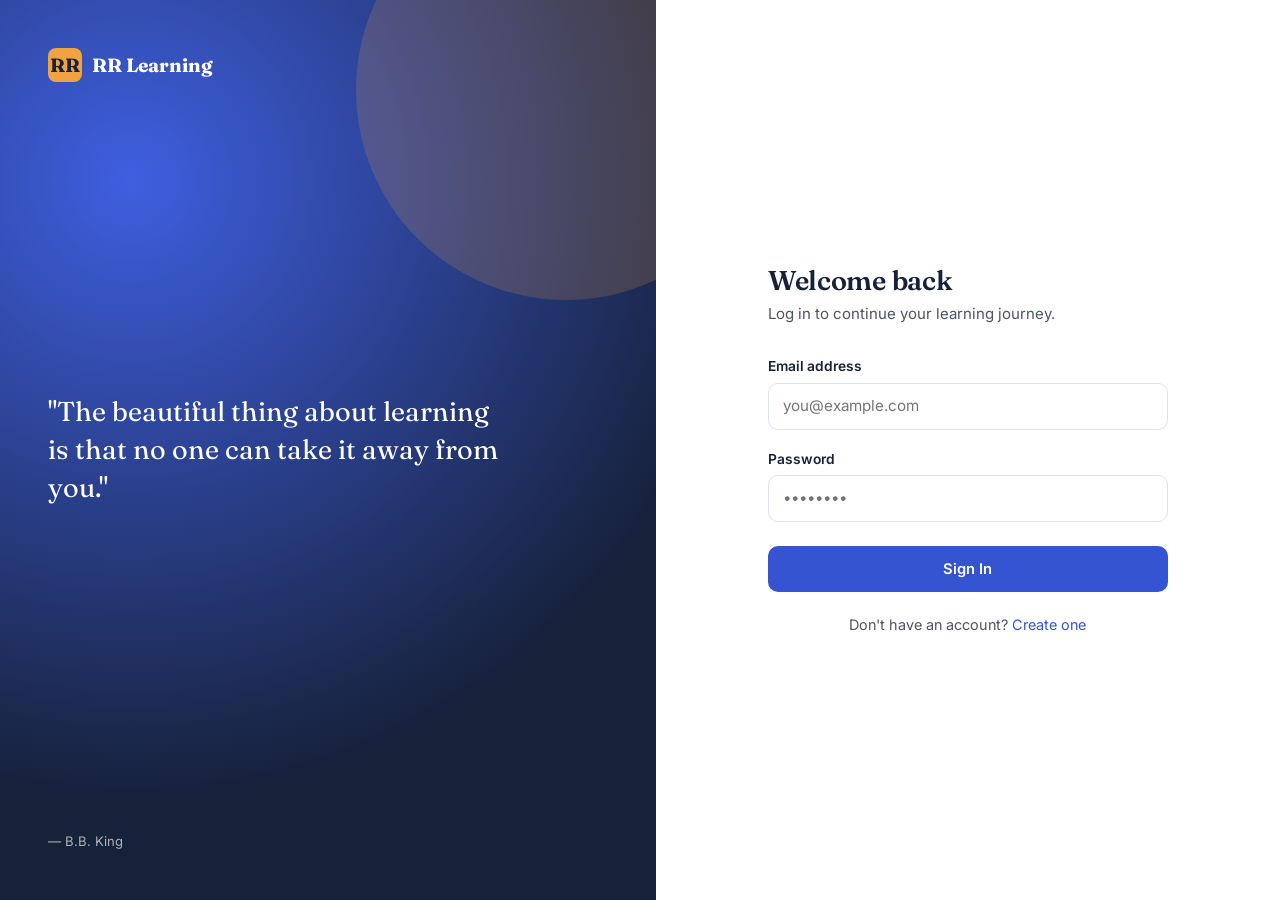
<file: Online-LMS/frontend/login.html>
<!DOCTYPE html>
<html lang="en">
<head>
  <meta charset="UTF-8">
  <meta name="viewport" content="width=device-width, initial-scale=1.0">
  <title>Log In — RR LMS</title>
  <link rel="preconnect" href="https://fonts.googleapis.com">
  <link href="https://fonts.googleapis.com/css2?family=Fraunces:wght@500;600;700&family=Inter:wght@400;500;600;700&display=swap" rel="stylesheet">
  <link href="https://cdn.jsdelivr.net/npm/bootstrap@5.3.3/dist/css/bootstrap.min.css" rel="stylesheet">
  <link href="https://cdn.jsdelivr.net/npm/bootstrap-icons@1.11.3/font/bootstrap-icons.css" rel="stylesheet">
  <link rel="stylesheet" href="css/style.css">
  <link rel="stylesheet" href="css/login.css">
  <link rel="stylesheet" href="css/responsive.css">
</head>
<body>

  <div class="auth-shell">
    <div class="auth-visual">
      <div class="auth-brand"><span class="brand-badge">RR</span> RR Learning</div>
      <p class="auth-quote">"The beautiful thing about learning is that no one can take it away from you."</p>
      <span class="auth-footnote">— B.B. King</span>
    </div>

    <div class="auth-form-side">
      <div class="auth-form-card">
        <h1>Welcome back</h1>
        <p class="auth-sub">Log in to continue your learning journey.</p>

        <form onsubmit="handleLogin(event)" novalidate>
          <div class="form-group">
            <label class="form-label-rr">Email address</label>
            <input type="email" name="email" class="form-control-rr" placeholder="you@example.com" required>
            <div class="field-error"></div>
          </div>
          <div class="form-group">
            <label class="form-label-rr">Password</label>
            <input type="password" name="password" class="form-control-rr" placeholder="••••••••" required>
            <div class="field-error"></div>
          </div>
          <button type="submit" class="btn-rr btn-primary-rr btn-block-rr mt-2">Sign In</button>
        </form>

        <div class="auth-switch-link">
          Don't have an account? <a href="register.html">Create one</a>
        </div>
      </div>
    </div>
  </div>

  <script src="https://cdn.jsdelivr.net/npm/bootstrap@5.3.3/dist/js/bootstrap.bundle.min.js"></script>
  <script src="js/api.js"></script>
  <script src="js/app.js"></script>
  <script src="js/auth.js"></script>
</body>
</html>
</file>
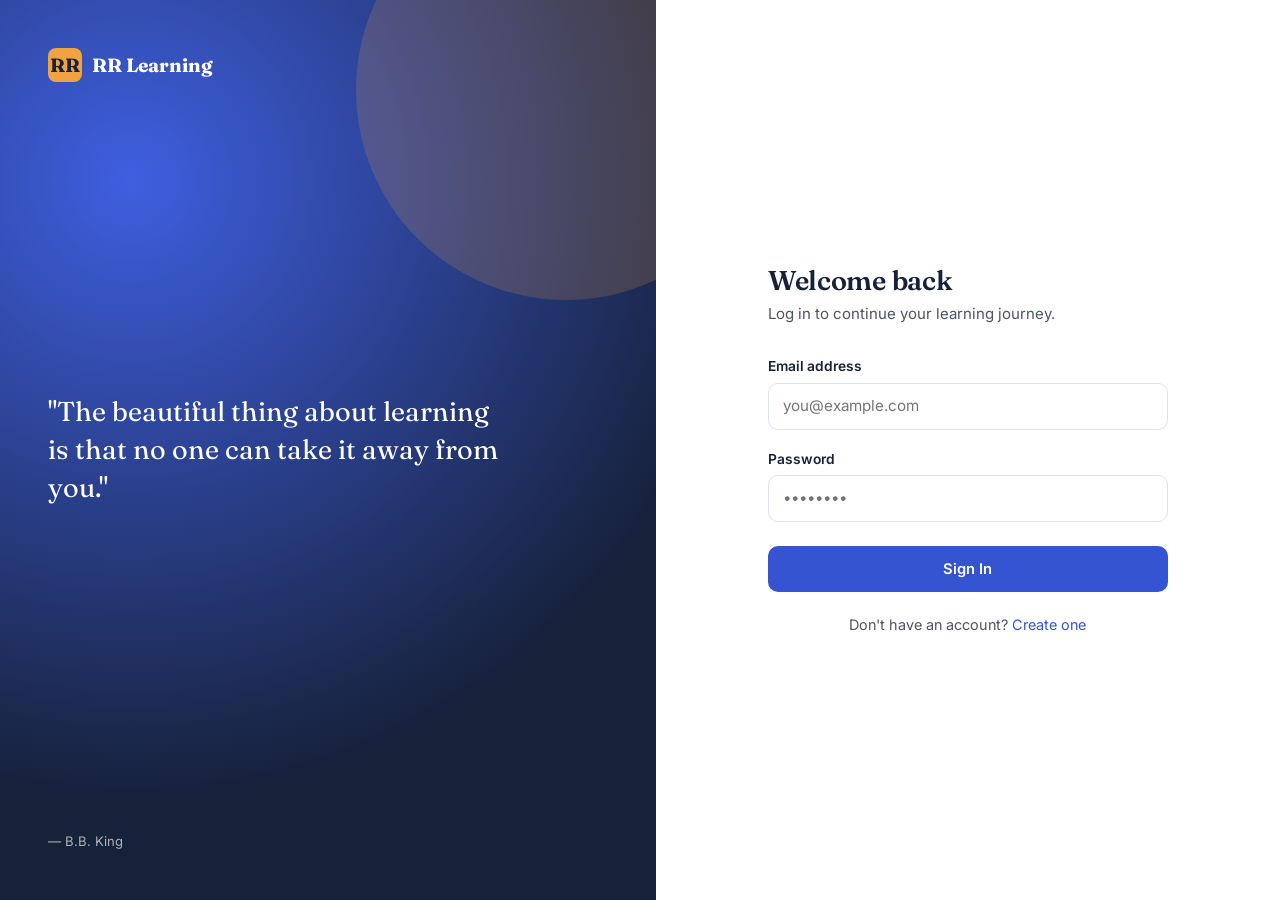
<file: Online-LMS/frontend/profile.html>
<!DOCTYPE html>
<html lang="en">
<head>
  <meta charset="UTF-8">
  <meta name="viewport" content="width=device-width, initial-scale=1.0">
  <title>My Profile — RR LMS</title>
  <link rel="preconnect" href="https://fonts.googleapis.com">
  <link href="https://fonts.googleapis.com/css2?family=Fraunces:wght@500;600;700&family=Inter:wght@400;500;600;700&display=swap" rel="stylesheet">
  <link href="https://cdn.jsdelivr.net/npm/bootstrap@5.3.3/dist/css/bootstrap.min.css" rel="stylesheet">
  <link href="https://cdn.jsdelivr.net/npm/bootstrap-icons@1.11.3/font/bootstrap-icons.css" rel="stylesheet">
  <link rel="stylesheet" href="css/style.css">
  <link rel="stylesheet" href="css/dashboard.css">
  <link rel="stylesheet" href="css/responsive.css">
  <style>
    .avatar-lg {
      width: 92px; height: 92px; border-radius: 50%;
      background: var(--brand); color: #fff;
      display: flex; align-items: center; justify-content: center;
      font-size: 1.8rem; font-weight: 700; overflow: hidden;
      flex-shrink: 0;
    }
  </style>
</head>
<body>

  <div class="app-shell">
    <aside class="sidebar-rr" id="sidebarMount"></aside>

    <div class="main-content">
      <header class="content-topbar">
        <div class="d-flex align-items-center gap-2">
          <button class="sidebar-toggle-btn" onclick="toggleSidebar()"><i class="bi bi-list"></i></button>
          <span class="page-heading">My Profile</span>
        </div>
      </header>

      <div class="content-body">
        <div class="card-rr p-4" style="max-width:640px;">
          <div class="d-flex align-items-center gap-3 mb-4">
            <div class="avatar-lg" id="profileAvatarPreview"></div>
            <div>
              <span class="pill-rr pill-brand" id="profileRoleBadge">student</span>
            </div>
          </div>

          <form id="profileForm" enctype="multipart/form-data">
            <div class="form-group mb-3">
              <label class="form-label-rr">Full Name</label>
              <input type="text" name="name" id="profileName" class="form-control-rr" required>
            </div>
            <div class="form-group mb-3">
              <label class="form-label-rr">Email (read-only)</label>
              <input type="email" id="profileEmail" class="form-control-rr" disabled>
            </div>
            <div class="form-group mb-3">
              <label class="form-label-rr">Phone</label>
              <input type="text" name="phone" id="profilePhone" class="form-control-rr">
            </div>
            <div class="form-group mb-3">
              <label class="form-label-rr">Bio</label>
              <textarea name="bio" id="profileBio" class="form-control-rr" rows="3"></textarea>
            </div>
            <div class="form-group mb-4">
              <label class="form-label-rr">Update Avatar</label>
              <input type="file" id="avatarInput" accept="image/*" class="form-control-rr">
            </div>
            <button type="submit" class="btn-rr btn-primary-rr">Save Changes</button>
          </form>
        </div>
      </div>
    </div>
  </div>

  <script src="https://cdn.jsdelivr.net/npm/bootstrap@5.3.3/dist/js/bootstrap.bundle.min.js"></script>
  <script src="js/api.js"></script>
  <script src="js/app.js"></script>
  <script src="js/profile.js"></script>
  <script>
    document.addEventListener("DOMContentLoaded", initProfilePage);
  </script>
</body>
</html>
</file>
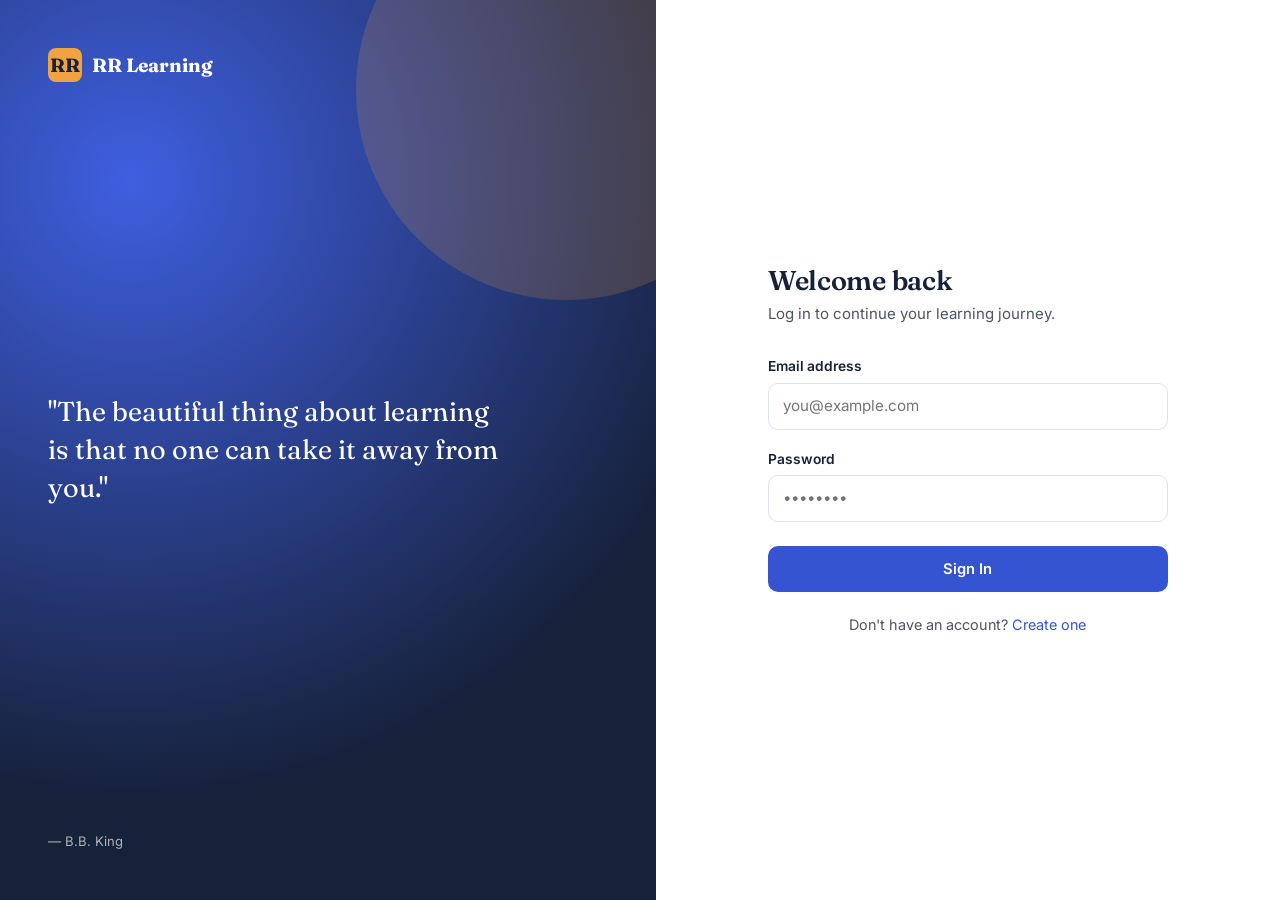
<file: Online-LMS/frontend/quiz.html>
<!DOCTYPE html>
<html lang="en">
<head>
  <meta charset="UTF-8">
  <meta name="viewport" content="width=device-width, initial-scale=1.0">
  <title>Quizzes — RR LMS</title>
  <link rel="preconnect" href="https://fonts.googleapis.com">
  <link href="https://fonts.googleapis.com/css2?family=Fraunces:wght@500;600;700&family=Inter:wght@400;500;600;700&display=swap" rel="stylesheet">
  <link href="https://cdn.jsdelivr.net/npm/bootstrap@5.3.3/dist/css/bootstrap.min.css" rel="stylesheet">
  <link href="https://cdn.jsdelivr.net/npm/bootstrap-icons@1.11.3/font/bootstrap-icons.css" rel="stylesheet">
  <link rel="stylesheet" href="css/style.css">
  <link rel="stylesheet" href="css/dashboard.css">
  <link rel="stylesheet" href="css/quiz.css">
  <link rel="stylesheet" href="css/responsive.css">
</head>
<body>

  <div class="app-shell">
    <aside class="sidebar-rr" id="sidebarMount"></aside>

    <div class="main-content">
      <header class="content-topbar">
        <div class="d-flex align-items-center gap-2">
          <button class="sidebar-toggle-btn" onclick="toggleSidebar()"><i class="bi bi-list"></i></button>
          <span class="page-heading">Quizzes</span>
        </div>
        <button class="btn-rr btn-primary-rr btn-sm-rr d-none" id="newQuizBtn" data-bs-toggle="modal" data-bs-target="#createQuizModal">
          <i class="bi bi-plus-lg"></i> New Quiz
        </button>
      </header>

      <div class="content-body">

        <div id="quizListView">
          <div class="mb-4" style="max-width:360px;">
            <label class="form-label-rr">Course</label>
            <select id="courseSelector" class="form-control-rr"></select>
          </div>
          <div id="quizList"></div>
        </div>

        <div id="quizTakingView" class="d-none quiz-shell">
          <div class="quiz-header">
            <h2 class="h5 mb-0" id="activeQuizTitle"></h2>
            <span class="quiz-timer" id="quizTimer"><i class="bi bi-stopwatch"></i> 00:00</span>
          </div>
          <div class="quiz-progress-track" id="quizProgressTrack"></div>
          <div id="questionContainer"></div>
          <div class="quiz-nav-row">
            <button class="btn-rr btn-outline-rr" id="prevBtn" onclick="goToPrevQuestion()">Previous</button>
            <button class="btn-rr btn-primary-rr" id="nextBtn" onclick="goToNextQuestion()">Next</button>
          </div>
        </div>

        <div id="quizResultView" class="d-none quiz-shell"></div>
      </div>
    </div>
  </div>

  <!-- Create quiz (instructor) -->
  <div class="modal fade" id="createQuizModal" tabindex="-1">
    <div class="modal-dialog">
      <div class="modal-content">
        <form id="createQuizForm">
          <div class="modal-header">
            <h5 class="modal-title">New Quiz</h5>
            <button type="button" class="btn-close" data-bs-dismiss="modal"></button>
          </div>
          <div class="modal-body">
            <div class="form-group mb-3">
              <label class="form-label-rr">Title</label>
              <input type="text" name="title" class="form-control-rr" required>
            </div>
            <div class="form-group">
              <label class="form-label-rr">Duration (minutes)</label>
              <input type="number" name="duration_min" class="form-control-rr" value="10" min="1">
            </div>
          </div>
          <div class="modal-footer">
            <button type="submit" class="btn-rr btn-primary-rr">Create Quiz</button>
          </div>
        </form>
      </div>
    </div>
  </div>

  <!-- Add question (instructor) -->
  <div class="modal fade" id="addQuestionModal" tabindex="-1">
    <div class="modal-dialog">
      <div class="modal-content">
        <form onsubmit="handleAddQuestion(event)">
          <div class="modal-header">
            <h5 class="modal-title">Add Question</h5>
            <button type="button" class="btn-close" data-bs-dismiss="modal"></button>
          </div>
          <div class="modal-body">
            <div class="form-group mb-3">
              <label class="form-label-rr">Question</label>
              <textarea name="question" class="form-control-rr" rows="2" required></textarea>
            </div>
            <div class="row g-2 mb-3">
              <div class="col-6"><input type="text" name="option1" class="form-control-rr" placeholder="Option A" required></div>
              <div class="col-6"><input type="text" name="option2" class="form-control-rr" placeholder="Option B" required></div>
              <div class="col-6"><input type="text" name="option3" class="form-control-rr" placeholder="Option C"></div>
              <div class="col-6"><input type="text" name="option4" class="form-control-rr" placeholder="Option D"></div>
            </div>
            <div class="form-group">
              <label class="form-label-rr">Correct Answer (exact text)</label>
              <input type="text" name="correctAnswer" class="form-control-rr" required>
            </div>
          </div>
          <div class="modal-footer">
            <button type="submit" class="btn-rr btn-primary-rr">Add Question</button>
          </div>
        </form>
      </div>
    </div>
  </div>

  <script src="https://cdn.jsdelivr.net/npm/bootstrap@5.3.3/dist/js/bootstrap.bundle.min.js"></script>
  <script src="js/api.js"></script>
  <script src="js/app.js"></script>
  <script src="js/quiz.js"></script>
  <script>
    document.addEventListener("DOMContentLoaded", () => {
      renderSidebar("quiz.html");
      const user = getCurrentUser();
      if (user && user.role !== "student") document.getElementById("newQuizBtn").classList.remove("d-none");
      initQuizPage();
    });
  </script>
</body>
</html>
</file>
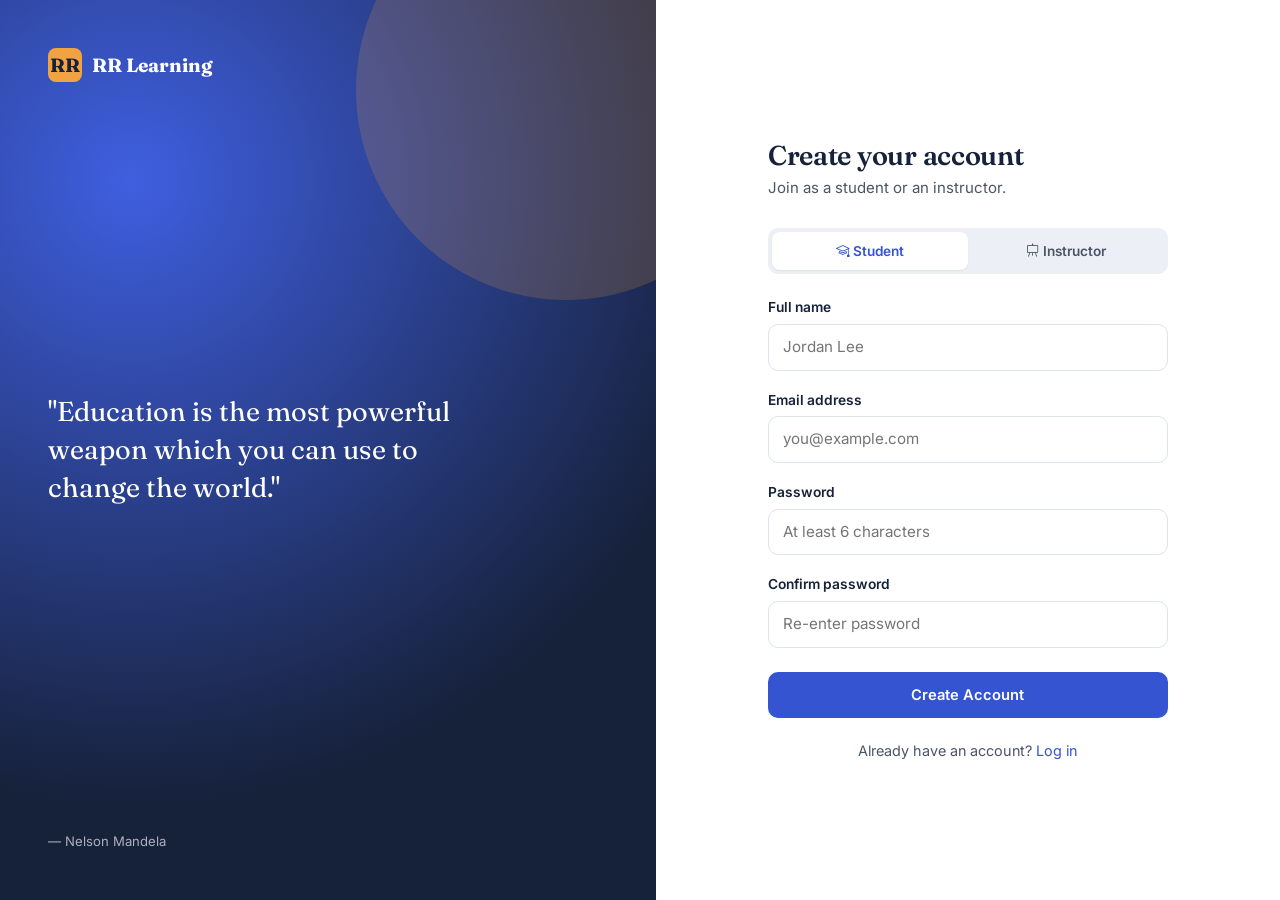
<file: Online-LMS/frontend/register.html>
<!DOCTYPE html>
<html lang="en">
<head>
  <meta charset="UTF-8">
  <meta name="viewport" content="width=device-width, initial-scale=1.0">
  <title>Create Account — RR LMS</title>
  <link rel="preconnect" href="https://fonts.googleapis.com">
  <link href="https://fonts.googleapis.com/css2?family=Fraunces:wght@500;600;700&family=Inter:wght@400;500;600;700&display=swap" rel="stylesheet">
  <link href="https://cdn.jsdelivr.net/npm/bootstrap@5.3.3/dist/css/bootstrap.min.css" rel="stylesheet">
  <link href="https://cdn.jsdelivr.net/npm/bootstrap-icons@1.11.3/font/bootstrap-icons.css" rel="stylesheet">
  <link rel="stylesheet" href="css/style.css">
  <link rel="stylesheet" href="css/login.css">
  <link rel="stylesheet" href="css/responsive.css">
</head>
<body>

  <div class="auth-shell">
    <div class="auth-visual">
      <div class="auth-brand"><span class="brand-badge">RR</span> RR Learning</div>
      <p class="auth-quote">"Education is the most powerful weapon which you can use to change the world."</p>
      <span class="auth-footnote">— Nelson Mandela</span>
    </div>

    <div class="auth-form-side">
      <div class="auth-form-card">
        <h1>Create your account</h1>
        <p class="auth-sub">Join as a student or an instructor.</p>

        <div class="auth-role-toggle">
          <button type="button" class="active" onclick="selectRole('student', this)"><i class="bi bi-mortarboard"></i> Student</button>
          <button type="button" onclick="selectRole('instructor', this)"><i class="bi bi-easel"></i> Instructor</button>
        </div>

        <form onsubmit="handleRegister(event)" novalidate>
          <div class="form-group">
            <label class="form-label-rr">Full name</label>
            <input type="text" name="name" class="form-control-rr" placeholder="Jordan Lee" required>
            <div class="field-error"></div>
          </div>
          <div class="form-group">
            <label class="form-label-rr">Email address</label>
            <input type="email" name="email" class="form-control-rr" placeholder="you@example.com" required>
            <div class="field-error"></div>
          </div>
          <div class="form-group">
            <label class="form-label-rr">Password</label>
            <input type="password" name="password" class="form-control-rr" placeholder="At least 6 characters" required>
            <div class="field-error"></div>
          </div>
          <div class="form-group">
            <label class="form-label-rr">Confirm password</label>
            <input type="password" name="confirmPassword" class="form-control-rr" placeholder="Re-enter password" required>
            <div class="field-error"></div>
          </div>
          <button type="submit" class="btn-rr btn-primary-rr btn-block-rr mt-2">Create Account</button>
        </form>

        <div class="auth-switch-link">
          Already have an account? <a href="login.html">Log in</a>
        </div>
      </div>
    </div>
  </div>

  <script src="https://cdn.jsdelivr.net/npm/bootstrap@5.3.3/dist/js/bootstrap.bundle.min.js"></script>
  <script src="js/api.js"></script>
  <script src="js/app.js"></script>
  <script src="js/auth.js"></script>
</body>
</html>
</file>
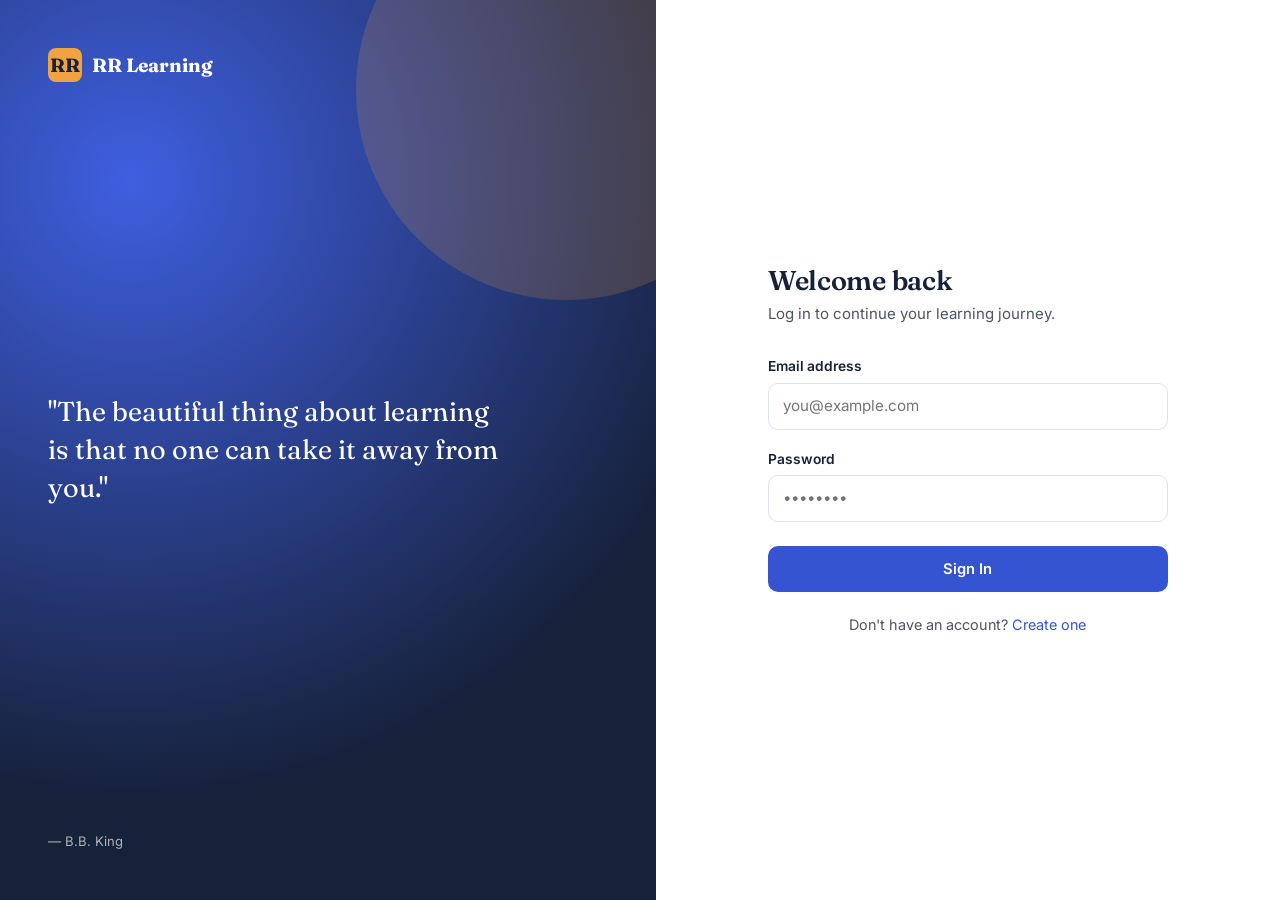
<file: Online-LMS/frontend/results.html>
<!DOCTYPE html>
<html lang="en">
<head>
  <meta charset="UTF-8">
  <meta name="viewport" content="width=device-width, initial-scale=1.0">
  <title>Results — RR LMS</title>
  <link rel="preconnect" href="https://fonts.googleapis.com">
  <link href="https://fonts.googleapis.com/css2?family=Fraunces:wght@500;600;700&family=Inter:wght@400;500;600;700&display=swap" rel="stylesheet">
  <link href="https://cdn.jsdelivr.net/npm/bootstrap@5.3.3/dist/css/bootstrap.min.css" rel="stylesheet">
  <link href="https://cdn.jsdelivr.net/npm/bootstrap-icons@1.11.3/font/bootstrap-icons.css" rel="stylesheet">
  <link rel="stylesheet" href="css/style.css">
  <link rel="stylesheet" href="css/dashboard.css">
  <link rel="stylesheet" href="css/responsive.css">
</head>
<body>

  <div class="app-shell">
    <aside class="sidebar-rr" id="sidebarMount"></aside>

    <div class="main-content">
      <header class="content-topbar">
        <div class="d-flex align-items-center gap-2">
          <button class="sidebar-toggle-btn" onclick="toggleSidebar()"><i class="bi bi-list"></i></button>
          <span class="page-heading">My Results</span>
        </div>
      </header>

      <div class="content-body">
        <div class="card-rr p-0">
          <table class="table mb-0">
            <thead>
              <tr>
                <th class="ps-3">Quiz</th>
                <th>Course</th>
                <th>Score</th>
                <th>Percentage</th>
                <th class="pe-3">Date</th>
              </tr>
            </thead>
            <tbody id="resultsTableBody"></tbody>
          </table>
        </div>
        <div id="resultsEmptyState"></div>
      </div>
    </div>
  </div>

  <script src="https://cdn.jsdelivr.net/npm/bootstrap@5.3.3/dist/js/bootstrap.bundle.min.js"></script>
  <script src="js/api.js"></script>
  <script src="js/app.js"></script>
  <script>
    document.addEventListener("DOMContentLoaded", async () => {
      const user = requireAuth(["student"]);
      if (!user) return;
      renderSidebar("results.html");

      try {
        const res = await api.quiz.results();
        const results = res.data;
        const tbody = document.getElementById("resultsTableBody");

        if (!results.length) {
          document.getElementById("resultsEmptyState").innerHTML =
            `<div class="empty-state"><div class="empty-icon"><i class="bi bi-bar-chart"></i></div><p>No quiz results yet. Take a quiz to see your progress here.</p></div>`;
          return;
        }

        tbody.innerHTML = results
          .map((r) => {
            const pct = r.total ? Math.round((r.score / r.total) * 100) : 0;
            const pillClass = pct >= 70 ? "pill-success" : pct >= 40 ? "pill-warning" : "pill-danger";
            return `
            <tr>
              <td class="ps-3">${escapeHtml(r.quiz_title)}</td>
              <td>${escapeHtml(r.course_title)}</td>
              <td>${r.score} / ${r.total}</td>
              <td><span class="pill-rr ${pillClass}">${pct}%</span></td>
              <td class="pe-3">${formatDate(r.taken_at)}</td>
            </tr>`;
          })
          .join("");
      } catch (err) {
        showToast(err.message || "Could not load results", "error");
      }
    });
  </script>
</body>
</html>
</file>
<file: Online-LMS/frontend/css/style.css>
/* ============================================================
   RR - Online Learning Management System
   style.css — Design tokens, base layout & shared components
   ============================================================ */

:root {
  /* ---- Palette: "Study Lamp" — warm ink on soft paper, one confident accent ---- */
  --ink-900: #16213a;      /* primary text / headings */
  --ink-600: #4b5567;      /* secondary text */
  --ink-300: #94a0b4;      /* muted / placeholder */
  --paper-0: #ffffff;      /* cards */
  --paper-50: #f6f7fb;     /* page background */
  --paper-100: #eceff5;    /* subtle fills, dividers */
  --line: #dde2ec;         /* borders */

  --brand: #3454d1;        /* primary action — "lamp light" blue */
  --brand-dark: #253d9e;
  --brand-light: #e8edfc;

  --accent: #f2a341;       /* progress / highlight — warm amber */
  --accent-dark: #c9821f;

  --success: #1f9d55;
  --success-light: #e5f7ec;
  --danger: #d64545;
  --danger-light: #fbe9e9;
  --warning: #c9821f;
  --warning-light: #fbf1e2;

  /* ---- Type ---- */
  --font-display: "Fraunces", "Georgia", serif;
  --font-body: "Inter", -apple-system, BlinkMacSystemFont, "Segoe UI", sans-serif;

  /* ---- Layout ---- */
  --radius-sm: 6px;
  --radius-md: 10px;
  --radius-lg: 16px;
  --shadow-sm: 0 1px 2px rgba(22, 33, 58, 0.06);
  --shadow-md: 0 8px 24px rgba(22, 33, 58, 0.08);
  --sidebar-w: 260px;
  --topbar-h: 68px;
}

* { box-sizing: border-box; }

body {
  font-family: var(--font-body);
  background: var(--paper-50);
  color: var(--ink-900);
  margin: 0;
  -webkit-font-smoothing: antialiased;
}

h1, h2, h3, h4, .display-font {
  font-family: var(--font-display);
  color: var(--ink-900);
  font-weight: 600;
  letter-spacing: -0.01em;
}

a { text-decoration: none; color: var(--brand); }
a:hover { color: var(--brand-dark); }

::selection { background: var(--accent); color: var(--ink-900); }

/* ---- Focus visibility (accessibility) ---- */
a:focus-visible, button:focus-visible, input:focus-visible,
select:focus-visible, textarea:focus-visible {
  outline: 2px solid var(--brand);
  outline-offset: 2px;
}

/* ============================================================
   Top Navbar
   ============================================================ */
.navbar-rr {
  height: var(--topbar-h);
  background: var(--paper-0);
  border-bottom: 1px solid var(--line);
  display: flex;
  align-items: center;
  justify-content: space-between;
  padding: 0 28px;
  position: sticky;
  top: 0;
  z-index: 100;
}

.brand-mark {
  display: flex;
  align-items: center;
  gap: 10px;
  font-family: var(--font-display);
  font-weight: 700;
  font-size: 1.25rem;
  color: var(--ink-900);
}

.brand-mark .brand-badge {
  width: 34px;
  height: 34px;
  border-radius: 8px;
  background: linear-gradient(135deg, var(--brand), var(--brand-dark));
  color: #fff;
  display: flex;
  align-items: center;
  justify-content: center;
  font-size: 0.95rem;
  font-weight: 700;
}

.navbar-rr .nav-links { display: flex; gap: 26px; align-items: center; }
.navbar-rr .nav-links a {
  color: var(--ink-600);
  font-weight: 500;
  font-size: 0.94rem;
}
.navbar-rr .nav-links a.active,
.navbar-rr .nav-links a:hover { color: var(--brand); }

/* ============================================================
   Buttons
   ============================================================ */
.btn-rr {
  display: inline-flex;
  align-items: center;
  justify-content: center;
  gap: 8px;
  padding: 11px 22px;
  border-radius: var(--radius-md);
  font-weight: 600;
  font-size: 0.92rem;
  border: 1px solid transparent;
  cursor: pointer;
  transition: transform 0.12s ease, box-shadow 0.12s ease, background 0.12s ease;
}
.btn-rr:active { transform: translateY(1px); }

.btn-primary-rr { background: var(--brand); color: #fff; }
.btn-primary-rr:hover { background: var(--brand-dark); color: #fff; box-shadow: var(--shadow-sm); }

.btn-outline-rr { background: transparent; border-color: var(--line); color: var(--ink-900); }
.btn-outline-rr:hover { border-color: var(--brand); color: var(--brand); }

.btn-accent-rr { background: var(--accent); color: var(--ink-900); }
.btn-accent-rr:hover { background: var(--accent-dark); color: #fff; }

.btn-danger-rr { background: var(--danger); color: #fff; }
.btn-danger-rr:hover { background: #b93636; }

.btn-sm-rr { padding: 7px 14px; font-size: 0.82rem; border-radius: var(--radius-sm); }
.btn-block-rr { width: 100%; }

/* ============================================================
   Cards
   ============================================================ */
.card-rr {
  background: var(--paper-0);
  border: 1px solid var(--line);
  border-radius: var(--radius-lg);
  box-shadow: var(--shadow-sm);
}

.stat-card {
  background: var(--paper-0);
  border: 1px solid var(--line);
  border-radius: var(--radius-lg);
  padding: 22px;
  display: flex;
  align-items: center;
  gap: 16px;
}
.stat-card .stat-icon {
  width: 46px; height: 46px;
  border-radius: 12px;
  display: flex; align-items: center; justify-content: center;
  font-size: 1.2rem;
  background: var(--brand-light);
  color: var(--brand);
  flex-shrink: 0;
}
.stat-card .stat-value { font-family: var(--font-display); font-size: 1.6rem; font-weight: 700; line-height: 1.1; }
.stat-card .stat-label { color: var(--ink-600); font-size: 0.85rem; margin-top: 2px; }

/* ============================================================
   Course cards
   ============================================================ */
.course-card {
  background: var(--paper-0);
  border: 1px solid var(--line);
  border-radius: var(--radius-lg);
  overflow: hidden;
  transition: box-shadow 0.15s ease, transform 0.15s ease;
  height: 100%;
  display: flex;
  flex-direction: column;
}
.course-card:hover { box-shadow: var(--shadow-md); transform: translateY(-3px); }

.course-card .course-thumb {
  height: 150px;
  background: linear-gradient(135deg, var(--brand-light), var(--paper-100));
  display: flex; align-items: center; justify-content: center;
  color: var(--brand);
  font-size: 2.2rem;
  font-family: var(--font-display);
}

.course-card .course-body { padding: 18px; display: flex; flex-direction: column; gap: 8px; flex: 1; }
.course-card .course-category {
  font-size: 0.72rem;
  text-transform: uppercase;
  letter-spacing: 0.06em;
  color: var(--accent-dark);
  font-weight: 700;
}
.course-card .course-title { font-size: 1.05rem; font-weight: 700; margin: 0; line-height: 1.35; }
.course-card .course-meta { font-size: 0.82rem; color: var(--ink-600); display: flex; justify-content: space-between; margin-top: auto; }

/* ============================================================
   Badges / status pills
   ============================================================ */
.pill-rr {
  display: inline-block;
  padding: 4px 11px;
  border-radius: 999px;
  font-size: 0.74rem;
  font-weight: 700;
  text-transform: uppercase;
  letter-spacing: 0.03em;
}
.pill-success { background: var(--success-light); color: var(--success); }
.pill-warning { background: var(--warning-light); color: var(--warning); }
.pill-danger  { background: var(--danger-light); color: var(--danger); }
.pill-brand   { background: var(--brand-light); color: var(--brand); }

/* ============================================================
   Forms
   ============================================================ */
.form-label-rr { font-weight: 600; font-size: 0.86rem; color: var(--ink-900); margin-bottom: 6px; }
.form-control-rr {
  width: 100%;
  padding: 11px 14px;
  border: 1px solid var(--line);
  border-radius: var(--radius-md);
  font-size: 0.95rem;
  background: var(--paper-0);
  color: var(--ink-900);
  transition: border-color 0.12s ease;
}
.form-control-rr:focus {
  border-color: var(--brand);
  outline: none;
  box-shadow: 0 0 0 3px var(--brand-light);
}
.field-error { color: var(--danger); font-size: 0.78rem; margin-top: 4px; display: none; }

/* ============================================================
   Progress bars
   ============================================================ */
.progress-rr {
  height: 8px;
  background: var(--paper-100);
  border-radius: 999px;
  overflow: hidden;
}
.progress-rr .progress-fill {
  height: 100%;
  background: linear-gradient(90deg, var(--accent), var(--accent-dark));
  border-radius: 999px;
  transition: width 0.4s ease;
}

/* ============================================================
   Alerts / toast
   ============================================================ */
.toast-rr {
  position: fixed;
  top: 84px;
  right: 24px;
  z-index: 2000;
  min-width: 280px;
  padding: 14px 18px;
  border-radius: var(--radius-md);
  box-shadow: var(--shadow-md);
  font-size: 0.9rem;
  font-weight: 500;
  display: flex;
  align-items: center;
  gap: 10px;
  animation: toast-in 0.25s ease;
}
@keyframes toast-in { from { opacity: 0; transform: translateY(-8px); } to { opacity: 1; transform: translateY(0); } }
.toast-success { background: var(--success-light); color: var(--success); border: 1px solid #bfe8cd; }
.toast-error   { background: var(--danger-light); color: var(--danger); border: 1px solid #f3c6c6; }

/* ============================================================
   Utility
   ============================================================ */
.text-muted-rr { color: var(--ink-600); }
.text-brand-rr { color: var(--brand); }
.section-title { font-family: var(--font-display); font-weight: 700; font-size: 1.5rem; margin-bottom: 4px; }
.section-sub { color: var(--ink-600); font-size: 0.95rem; margin-bottom: 22px; }
.empty-state { text-align: center; padding: 60px 20px; color: var(--ink-600); }
.empty-state .empty-icon { font-size: 2.4rem; margin-bottom: 12px; color: var(--ink-300); }
</file>
<file: Online-LMS/frontend/css/responsive.css>
/* ============================================================
   responsive.css — Global breakpoint adjustments
   (page-specific responsive rules live alongside their pages'
   own stylesheets; this file covers shared/base components)
   ============================================================ */

@media (max-width: 1100px) {
  .catalog-grid { grid-template-columns: repeat(auto-fill, minmax(220px, 1fr)); }
}

@media (max-width: 768px) {
  .navbar-rr { padding: 0 16px; }
  .navbar-rr .nav-links { display: none; }
  .content-body { padding: 16px; }
  .course-hero { padding: 26px; }
  .course-hero h1 { font-size: 1.5rem; }
  .stat-card { padding: 16px; }
  .auth-form-side { padding: 24px; }
  .quiz-shell { padding: 0 4px; }
}

@media (max-width: 520px) {
  .catalog-grid { grid-template-columns: 1fr; }
  .quiz-nav-row { flex-direction: column; gap: 10px; }
  .quiz-nav-row .btn-rr { width: 100%; }
}
</file>
<file: Online-LMS/frontend/css/dashboard.css>
/* ============================================================
   dashboard.css — Sidebar layout for authenticated app screens
   ============================================================ */

.app-shell { display: flex; min-height: 100vh; }

.sidebar-rr {
  width: var(--sidebar-w);
  background: var(--ink-900);
  color: #cfd6e4;
  flex-shrink: 0;
  display: flex;
  flex-direction: column;
  position: sticky;
  top: 0;
  height: 100vh;
}

.sidebar-rr .sidebar-brand {
  display: flex;
  align-items: center;
  gap: 10px;
  padding: 22px 24px;
  border-bottom: 1px solid rgba(255,255,255,0.08);
  font-family: var(--font-display);
  font-weight: 700;
  font-size: 1.15rem;
  color: #fff;
}
.sidebar-rr .sidebar-brand .brand-badge {
  width: 32px; height: 32px; border-radius: 8px;
  background: linear-gradient(135deg, var(--accent), var(--accent-dark));
  display: flex; align-items: center; justify-content: center;
  color: var(--ink-900); font-size: 0.9rem;
}

.sidebar-rr .sidebar-nav { flex: 1; padding: 14px 12px; overflow-y: auto; }
.sidebar-rr .sidebar-nav .nav-group-label {
  font-size: 0.7rem; text-transform: uppercase; letter-spacing: 0.08em;
  color: #7c8699; padding: 14px 12px 6px;
}
.sidebar-rr .sidebar-nav a {
  display: flex; align-items: center; gap: 12px;
  padding: 10px 12px; border-radius: var(--radius-md);
  color: #cfd6e4; font-size: 0.9rem; font-weight: 500;
  margin-bottom: 2px;
}
.sidebar-rr .sidebar-nav a i { width: 18px; text-align: center; opacity: 0.85; }
.sidebar-rr .sidebar-nav a:hover { background: rgba(255,255,255,0.06); color: #fff; }
.sidebar-rr .sidebar-nav a.active {
  background: var(--brand);
  color: #fff;
}

.sidebar-rr .sidebar-footer {
  padding: 16px 20px;
  border-top: 1px solid rgba(255,255,255,0.08);
  display: flex; align-items: center; gap: 10px;
}
.sidebar-rr .sidebar-footer .avatar-sm {
  width: 34px; height: 34px; border-radius: 50%;
  background: var(--brand); color: #fff;
  display: flex; align-items: center; justify-content: center;
  font-weight: 700; font-size: 0.85rem; flex-shrink: 0;
}
.sidebar-rr .sidebar-footer .user-name { font-size: 0.86rem; font-weight: 600; color: #fff; }
.sidebar-rr .sidebar-footer .user-role { font-size: 0.72rem; color: #8b95a8; text-transform: capitalize; }

.main-content { flex: 1; min-width: 0; }

.content-topbar {
  height: var(--topbar-h);
  background: var(--paper-0);
  border-bottom: 1px solid var(--line);
  display: flex; align-items: center; justify-content: space-between;
  padding: 0 28px;
  position: sticky; top: 0; z-index: 50;
}
.content-topbar .page-heading { font-family: var(--font-display); font-size: 1.15rem; font-weight: 700; }

.content-body { padding: 28px; }

.sidebar-toggle-btn { display: none; background: none; border: none; font-size: 1.2rem; color: var(--ink-900); cursor: pointer; }

/* mobile off-canvas */
@media (max-width: 900px) {
  .sidebar-rr {
    position: fixed;
    left: -280px;
    top: 0;
    z-index: 200;
    transition: left 0.2s ease;
    box-shadow: var(--shadow-md);
  }
  .sidebar-rr.open { left: 0; }
  .sidebar-toggle-btn { display: inline-flex; }
  .content-body { padding: 18px; }
}
</file>
<file: Online-LMS/frontend/css/courses.css>
/* ============================================================
   courses.css — Course catalog, detail & learning-player screens
   ============================================================ */

.catalog-toolbar {
  display: flex;
  gap: 12px;
  align-items: center;
  margin-bottom: 24px;
  flex-wrap: wrap;
}
.catalog-toolbar .search-box {
  flex: 1;
  min-width: 220px;
  position: relative;
}
.catalog-toolbar .search-box i {
  position: absolute; left: 14px; top: 50%; transform: translateY(-50%);
  color: var(--ink-300);
}
.catalog-toolbar .search-box input { padding-left: 38px; }

.catalog-grid {
  display: grid;
  grid-template-columns: repeat(auto-fill, minmax(250px, 1fr));
  gap: 20px;
}

/* ---------------- Course detail hero ---------------- */
.course-hero {
  background: linear-gradient(135deg, var(--ink-900), #26365f);
  color: #fff;
  border-radius: var(--radius-lg);
  padding: 40px;
  margin-bottom: 28px;
}
.course-hero .course-hero-category {
  color: var(--accent);
  font-size: 0.78rem;
  text-transform: uppercase;
  letter-spacing: 0.08em;
  font-weight: 700;
  margin-bottom: 10px;
}
.course-hero h1 { color: #fff; font-size: 2rem; max-width: 640px; }
.course-hero p { color: rgba(255,255,255,0.75); max-width: 620px; }
.course-hero .instructor-chip { display: flex; align-items: center; gap: 10px; margin-top: 18px; }
.course-hero .instructor-chip .avatar-sm {
  width: 32px; height: 32px; border-radius: 50%; background: var(--accent);
  color: var(--ink-900); display: flex; align-items: center; justify-content: center; font-weight: 700; font-size: 0.8rem;
}

.curriculum-list .lesson-row {
  display: flex; align-items: center; gap: 14px;
  padding: 14px 16px; border: 1px solid var(--line); border-radius: var(--radius-md);
  margin-bottom: 10px; background: var(--paper-0);
}
.curriculum-list .lesson-row .lesson-icon {
  width: 34px; height: 34px; border-radius: 8px;
  background: var(--brand-light); color: var(--brand);
  display: flex; align-items: center; justify-content: center; flex-shrink: 0;
}
.curriculum-list .lesson-row.completed .lesson-icon { background: var(--success-light); color: var(--success); }
.curriculum-list .lesson-row .lesson-module-label {
  font-size: 0.72rem;
  text-transform: uppercase;
  letter-spacing: 0.05em;
  color: var(--brand);
  font-weight: 700;
  margin-bottom: 2px;
}
.curriculum-list .lesson-row .lesson-title { font-weight: 600; font-size: 0.92rem; }
.curriculum-list .lesson-row .lesson-duration { font-size: 0.78rem; color: var(--ink-600); margin-left: auto; }

/* ---------------- Learning / player layout ---------------- */
.learning-shell { display: grid; grid-template-columns: 1fr 320px; gap: 22px; }
.video-frame {
  width: 100%; aspect-ratio: 16/9; background: #0b1220;
  border-radius: var(--radius-lg); display: flex; align-items: center; justify-content: center;
  color: rgba(255,255,255,0.6); font-size: 2.2rem;
}
.lesson-playlist { max-height: 640px; overflow-y: auto; }
.lesson-playlist .playlist-item {
  display: flex; align-items: center; gap: 12px;
  padding: 12px; border-radius: var(--radius-md);
  cursor: pointer; font-size: 0.86rem;
}
.lesson-playlist .playlist-item:hover { background: var(--paper-100); }
.lesson-playlist .playlist-item.active { background: var(--brand-light); color: var(--brand); font-weight: 700; }

@media (max-width: 900px) {
  .learning-shell { grid-template-columns: 1fr; }
}
</file>
<file: Online-LMS/frontend/css/login.css>
/* ============================================================
   login.css — Auth screens (login / register)
   ============================================================ */

.auth-shell {
  min-height: 100vh;
  display: grid;
  grid-template-columns: 1.05fr 1fr;
}

.auth-visual {
  background: radial-gradient(circle at 20% 20%, #3f5fe0, var(--ink-900) 70%);
  color: #fff;
  display: flex;
  flex-direction: column;
  justify-content: space-between;
  padding: 48px;
  position: relative;
  overflow: hidden;
}
.auth-visual::before {
  content: "";
  position: absolute;
  width: 420px; height: 420px;
  border-radius: 50%;
  background: rgba(242, 163, 65, 0.18);
  top: -120px; right: -120px;
}
.auth-visual .auth-quote {
  font-family: var(--font-display);
  font-size: 1.7rem;
  line-height: 1.4;
  max-width: 460px;
  position: relative;
  z-index: 1;
}
.auth-visual .auth-brand { position: relative; z-index: 1; display: flex; align-items: center; gap: 10px; font-family: var(--font-display); font-weight: 700; font-size: 1.2rem; }
.auth-visual .auth-brand .brand-badge {
  width: 34px; height: 34px; border-radius: 8px;
  background: var(--accent); color: var(--ink-900);
  display: flex; align-items: center; justify-content: center; font-weight: 700;
}
.auth-visual .auth-footnote { position: relative; z-index: 1; color: rgba(255,255,255,0.65); font-size: 0.82rem; }

.auth-form-side {
  display: flex;
  align-items: center;
  justify-content: center;
  padding: 40px;
  background: var(--paper-0);
}
.auth-form-card { width: 100%; max-width: 400px; }
.auth-form-card h1 { font-size: 1.7rem; margin-bottom: 6px; }
.auth-form-card .auth-sub { color: var(--ink-600); margin-bottom: 28px; font-size: 0.94rem; }

.auth-role-toggle {
  display: flex;
  background: var(--paper-100);
  border-radius: var(--radius-md);
  padding: 4px;
  margin-bottom: 20px;
}
.auth-role-toggle button {
  flex: 1;
  border: none;
  background: transparent;
  padding: 9px;
  border-radius: 8px;
  font-size: 0.85rem;
  font-weight: 600;
  color: var(--ink-600);
  cursor: pointer;
  transition: all 0.15s ease;
}
.auth-role-toggle button.active { background: var(--paper-0); color: var(--brand); box-shadow: var(--shadow-sm); }

.auth-form-card .form-group { margin-bottom: 16px; }
.auth-switch-link { text-align: center; margin-top: 22px; font-size: 0.9rem; color: var(--ink-600); }

@media (max-width: 900px) {
  .auth-shell { grid-template-columns: 1fr; }
  .auth-visual { display: none; }
}
</file>
<file: Online-LMS/frontend/css/quiz.css>
/* ============================================================
   quiz.css — Quiz-taking interface & results
   ============================================================ */

.quiz-shell { max-width: 720px; margin: 0 auto; }

.quiz-header {
  display: flex; align-items: center; justify-content: space-between;
  margin-bottom: 22px;
}
.quiz-timer {
  display: flex; align-items: center; gap: 8px;
  background: var(--warning-light); color: var(--warning);
  padding: 8px 16px; border-radius: 999px; font-weight: 700; font-size: 0.9rem;
}
.quiz-timer.time-critical { background: var(--danger-light); color: var(--danger); }

.quiz-progress-track { display: flex; gap: 6px; margin-bottom: 26px; }
.quiz-progress-track .dot { flex: 1; height: 5px; border-radius: 3px; background: var(--paper-100); }
.quiz-progress-track .dot.done { background: var(--brand); }
.quiz-progress-track .dot.current { background: var(--accent); }

.question-card { padding: 30px; }
.question-card .question-number { color: var(--ink-600); font-size: 0.82rem; font-weight: 700; text-transform: uppercase; letter-spacing: 0.05em; margin-bottom: 10px; }
.question-card .question-text { font-family: var(--font-display); font-size: 1.3rem; margin-bottom: 24px; }

.option-list { display: flex; flex-direction: column; gap: 12px; }
.option-item {
  display: flex; align-items: center; gap: 14px;
  padding: 14px 16px; border: 1.5px solid var(--line); border-radius: var(--radius-md);
  cursor: pointer; transition: all 0.12s ease; font-size: 0.94rem;
}
.option-item:hover { border-color: var(--brand); background: var(--brand-light); }
.option-item.selected { border-color: var(--brand); background: var(--brand-light); font-weight: 600; }
.option-item .option-letter {
  width: 28px; height: 28px; border-radius: 50%;
  border: 1.5px solid var(--line); display: flex; align-items: center; justify-content: center;
  font-size: 0.78rem; font-weight: 700; flex-shrink: 0; color: var(--ink-600);
}
.option-item.selected .option-letter { background: var(--brand); border-color: var(--brand); color: #fff; }

.quiz-nav-row { display: flex; justify-content: space-between; margin-top: 24px; }

/* ---------------- Results ---------------- */
.result-hero { text-align: center; padding: 50px 30px; }
.result-hero .score-ring {
  width: 150px; height: 150px; border-radius: 50%;
  margin: 0 auto 20px;
  display: flex; align-items: center; justify-content: center; flex-direction: column;
  background: conic-gradient(var(--brand) calc(var(--pct, 0) * 1%), var(--paper-100) 0);
  position: relative;
}
.result-hero .score-ring::before {
  content: ""; position: absolute; width: 122px; height: 122px; border-radius: 50%; background: var(--paper-0);
}
.result-hero .score-ring .score-text { position: relative; font-family: var(--font-display); font-size: 1.8rem; font-weight: 700; }
</file>
